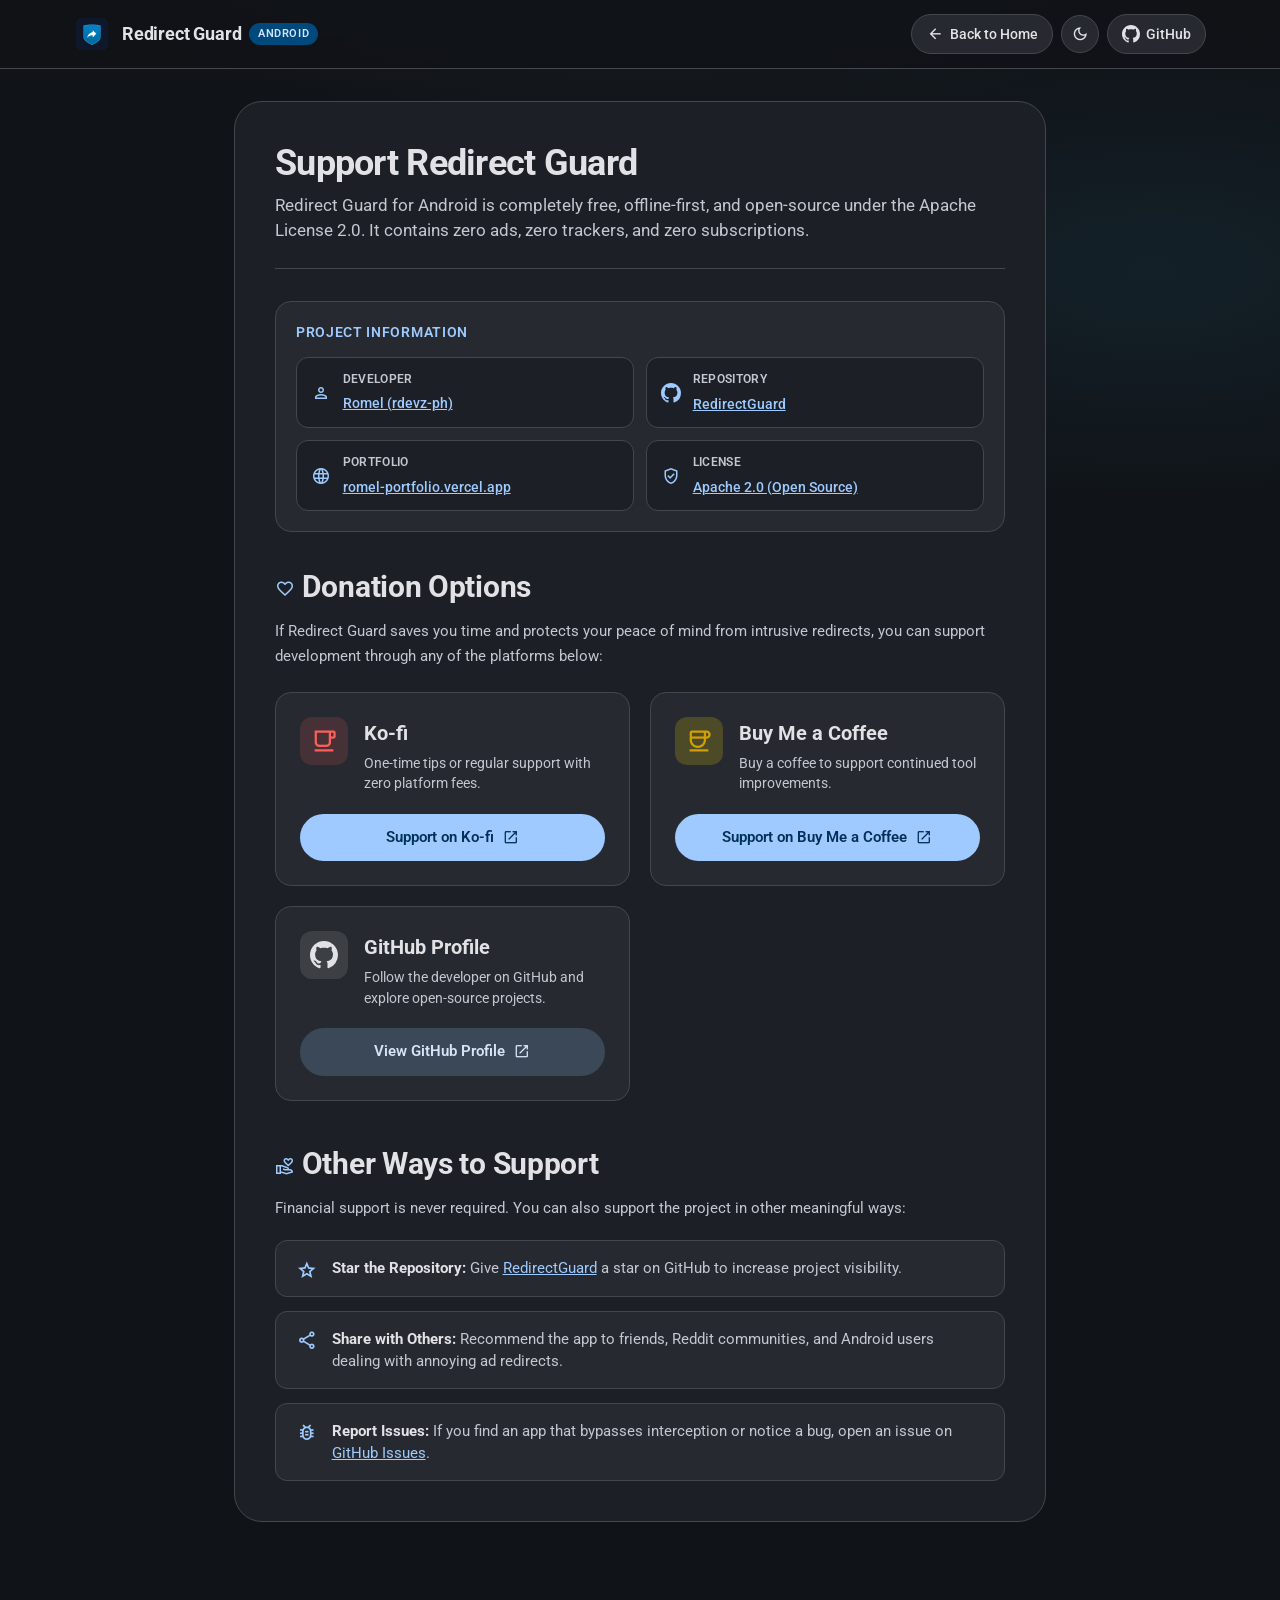
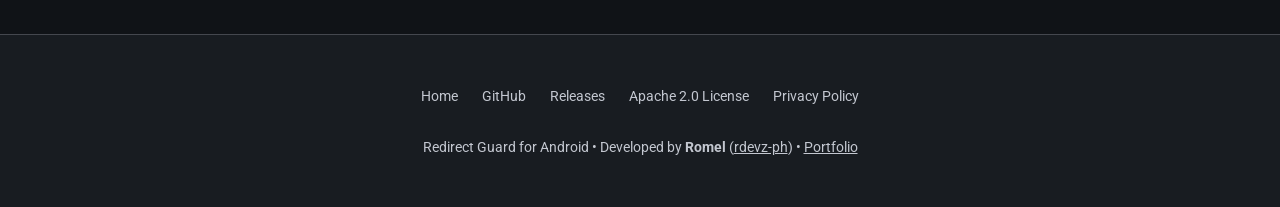
<file: docs/donate.html>
<!DOCTYPE html>
<html lang="en" data-theme="dark">

<head>
  <meta charset="UTF-8">
  <meta name="viewport" content="width=device-width, initial-scale=1.0">
  <title>Donate & Support - Redirect Guard for Android</title>

  <!-- SEO & Social Meta -->
  <meta name="description"
    content="Support Redirect Guard for Android. Help keep the application 100% free, offline, ad-free, and open-source.">
  <meta name="keywords"
    content="Redirect Guard, Android, Donate, Support, Open Source, Ko-fi, Buy Me a Coffee, GitHub">
  <meta name="author" content="Romel (rdevz-ph)">

  <meta property="og:title" content="Donate & Support - Redirect Guard for Android">
  <meta property="og:description"
    content="Support Redirect Guard for Android. Help keep the application 100% free, offline, ad-free, and open-source.">
  <meta property="og:image" content="assets/icon.png">
  <meta property="og:type" content="website">

  <!-- Favicon -->
  <link rel="icon" type="image/png" href="assets/icon.png">
  <link rel="apple-touch-icon" href="assets/icon.png">

  <!-- Google Fonts: Roboto & JetBrains Mono -->
  <link rel="preconnect" href="https://fonts.googleapis.com">
  <link rel="preconnect" href="https://fonts.gstatic.com" crossorigin>
  <link
    href="https://fonts.googleapis.com/css2?family=Roboto:wght@400;500;700&family=JetBrains+Mono:wght@500;600&display=swap"
    rel="stylesheet">

  <!-- Material Symbols Outlined -->
  <link
    href="https://fonts.googleapis.com/css2?family=Material+Symbols+Outlined:opsz,wght,FILL,GRAD@20..48,100..700,0..1,-50..200"
    rel="stylesheet">

  <link rel="stylesheet" href="style.css">

  <style>
    *, *::before, *::after {
      box-sizing: border-box;
    }

    body {
      overflow-x: hidden;
      width: 100%;
    }

    .donate-container {
      max-width: 860px;
      margin: 0 auto;
      padding: 2rem 1.5rem 5rem;
      width: 100%;
    }

    .donate-card {
      background-color: var(--md-sys-color-surface-container);
      border: 1px solid var(--md-sys-color-outline-variant);
      border-radius: var(--md-sys-shape-corner-extra-large);
      padding: 2.5rem;
      margin-bottom: 2rem;
      width: 100%;
    }

    .donate-header {
      margin-bottom: 2rem;
      border-bottom: 1px solid var(--md-sys-color-outline-variant);
      padding-bottom: 1.5rem;
    }

    .donate-title {
      font-size: 2.25rem;
      font-weight: 700;
      color: var(--md-sys-color-on-surface);
      margin-bottom: 0.5rem;
      letter-spacing: -0.02em;
      line-height: 1.2;
    }

    .donate-subtitle {
      font-size: 1.05rem;
      color: var(--md-sys-color-on-surface-variant);
      line-height: 1.5;
    }

    .dev-box {
      background-color: var(--md-sys-color-surface-container-high);
      border: 1px solid var(--md-sys-color-outline-variant);
      border-radius: var(--md-sys-shape-corner-large);
      padding: 1.25rem;
      margin: 1.5rem 0 2rem;
    }

    .dev-box h3 {
      font-size: 0.85rem;
      font-weight: 600;
      color: var(--md-sys-color-primary);
      margin-bottom: 0.85rem;
      text-transform: uppercase;
      letter-spacing: 0.05em;
    }

    .dev-grid {
      display: grid;
      grid-template-columns: repeat(auto-fit, minmax(280px, 1fr));
      gap: 0.75rem;
    }

    .dev-item {
      display: flex;
      align-items: center;
      gap: 0.75rem;
      padding: 0.75rem 0.85rem;
      background-color: var(--md-sys-color-surface-container);
      border: 1px solid var(--md-sys-color-outline-variant);
      border-radius: var(--md-sys-shape-corner-medium);
      min-width: 0;
    }

    .dev-icon {
      color: var(--md-sys-color-primary);
      font-size: 1.25rem;
      width: 1.25rem;
      height: 1.25rem;
      display: inline-flex;
      align-items: center;
      justify-content: center;
      flex-shrink: 0;
    }

    .dev-info {
      display: flex;
      flex-direction: column;
      gap: 0.2rem;
      min-width: 0;
      flex: 1;
    }

    .dev-label {
      font-size: 0.75rem;
      font-weight: 600;
      color: var(--md-sys-color-on-surface-variant);
      text-transform: uppercase;
      letter-spacing: 0.03em;
    }

    .dev-value {
      font-size: 0.9rem;
      color: var(--md-sys-color-on-surface);
      overflow-wrap: anywhere;
      word-break: break-word;
    }

    .dev-link {
      font-size: 0.875rem;
      color: var(--md-sys-color-primary);
      text-decoration: underline;
      font-weight: 500;
      overflow-wrap: anywhere;
      word-break: break-all;
      transition: opacity 0.2s ease;
    }

    .dev-link:hover {
      opacity: 0.8;
    }

    /* Donation Channels Grid */
    .channels-grid {
      display: grid;
      grid-template-columns: repeat(auto-fit, minmax(320px, 1fr));
      gap: 1.25rem;
      margin: 1.5rem 0 2.5rem;
    }

    .channel-card {
      background-color: var(--md-sys-color-surface-container-high);
      border: 1px solid var(--md-sys-color-outline-variant);
      border-radius: var(--md-sys-shape-corner-large);
      padding: 1.5rem;
      display: flex;
      flex-direction: column;
      justify-content: space-between;
      gap: 1.25rem;
      transition: transform 0.2s ease, border-color 0.2s ease;
    }

    .channel-card:hover {
      transform: translateY(-2px);
      border-color: var(--md-sys-color-primary);
    }

    .channel-top {
      display: flex;
      align-items: flex-start;
      gap: 1rem;
    }

    .channel-icon-wrap {
      width: 48px;
      height: 48px;
      border-radius: var(--md-sys-shape-corner-medium);
      display: inline-flex;
      align-items: center;
      justify-content: center;
      flex-shrink: 0;
    }

    .channel-icon-kofi {
      background-color: rgba(255, 94, 91, 0.15);
      color: #FF5E5B;
    }

    .channel-icon-bmac {
      background-color: rgba(255, 221, 0, 0.18);
      color: #D4A000;
    }

    .channel-icon-github {
      background-color: rgba(255, 255, 255, 0.1);
      color: var(--md-sys-color-on-surface);
    }

    .channel-icon-github svg {
      width: 28px;
      height: 28px;
      fill: currentColor;
    }

    .channel-title {
      font-size: 1.25rem;
      font-weight: 700;
      color: var(--md-sys-color-on-surface);
      margin-bottom: 0.25rem;
    }

    .channel-desc {
      font-size: 0.875rem;
      color: var(--md-sys-color-on-surface-variant);
      line-height: 1.45;
    }

    .channel-btn {
      display: inline-flex;
      align-items: center;
      justify-content: center;
      gap: 0.5rem;
      padding: 0.75rem 1.25rem;
      border-radius: var(--md-sys-shape-corner-full);
      font-weight: 600;
      font-size: 0.925rem;
      text-decoration: none;
      transition: background-color 0.2s ease, opacity 0.2s ease;
    }

    .channel-btn-primary {
      background-color: var(--md-sys-color-primary);
      color: var(--md-sys-color-on-primary);
    }

    .channel-btn-primary:hover {
      opacity: 0.9;
    }

    .channel-btn-tonal {
      background-color: var(--md-sys-color-secondary-container);
      color: var(--md-sys-color-on-secondary-container);
    }

    .channel-btn-tonal:hover {
      opacity: 0.9;
    }

    .free-support-list {
      list-style: none;
      padding-left: 0;
      margin: 1.25rem 0 0;
      display: flex;
      flex-direction: column;
      gap: 0.85rem;
    }

    .free-support-item {
      display: flex;
      align-items: flex-start;
      gap: 0.85rem;
      padding: 1rem 1.25rem;
      background-color: var(--md-sys-color-surface-container-high);
      border: 1px solid var(--md-sys-color-outline-variant);
      border-radius: var(--md-sys-shape-corner-medium);
      font-size: 0.925rem;
      color: var(--md-sys-color-on-surface-variant);
      line-height: 1.5;
    }

    .free-support-item .material-symbols-outlined {
      color: var(--md-sys-color-primary);
      font-size: 1.35rem;
      flex-shrink: 0;
      margin-top: 0.1rem;
    }

    .free-support-item a {
      color: var(--md-sys-color-primary);
      text-decoration: underline;
    }

    .free-support-item strong {
      color: var(--md-sys-color-on-surface);
    }

    /* Navigation Action Buttons */
    .nav-actions {
      display: flex;
      align-items: center;
      gap: 0.5rem;
    }

    .nav-btn-link {
      display: inline-flex;
      align-items: center;
      gap: 0.4rem;
      color: var(--md-sys-color-on-surface);
      font-size: 0.875rem;
      font-weight: 500;
      text-decoration: none;
      padding: 0.5rem 0.85rem;
      border-radius: var(--md-sys-shape-corner-full);
      background-color: var(--md-sys-color-surface-container-high);
      border: 1px solid var(--md-sys-color-outline-variant);
      transition: background-color 0.2s ease, color 0.2s ease;
      white-space: nowrap;
    }

    .nav-btn-link:hover {
      background-color: var(--md-sys-color-surface-container-highest);
      color: var(--md-sys-color-primary);
    }

    .theme-btn-round {
      background: transparent;
      border: 1px solid var(--md-sys-color-outline-variant);
      cursor: pointer;
      color: var(--md-sys-color-on-surface);
      display: flex;
      align-items: center;
      justify-content: center;
      width: 2.4rem;
      height: 2.4rem;
      border-radius: 50%;
      background-color: var(--md-sys-color-surface-container-high);
      transition: background-color 0.2s ease, color 0.2s ease;
    }

    .theme-btn-round:hover {
      background-color: var(--md-sys-color-surface-container-highest);
      color: var(--md-sys-color-primary);
    }

    @media (max-width: 768px) {
      .donate-container {
        padding: 1.25rem 1rem 3.5rem;
      }

      .donate-card {
        padding: 1.75rem 1.25rem;
        border-radius: var(--md-sys-shape-corner-large);
      }

      .donate-title {
        font-size: 1.85rem;
      }

      .dev-grid {
        grid-template-columns: 1fr;
      }
    }

    @media (max-width: 640px) {
      .nav-btn-text {
        display: none;
      }

      .nav-btn-link {
        padding: 0;
        width: 2.4rem;
        height: 2.4rem;
        border-radius: 50%;
        justify-content: center;
      }

      .header-content {
        padding: 0 0.75rem;
      }

      .brand-title {
        font-size: 0.95rem;
      }
    }
  </style>
</head>

<body>

  <!-- Top App Bar -->
  <header class="m3-top-app-bar">
    <div class="container header-content">
      <a href="index.html" class="brand-link">
        <img src="assets/icon.png" alt="Redirect Guard Icon" class="brand-icon">
        <div class="brand-title">
          Redirect Guard
          <span class="brand-badge">Android</span>
        </div>
      </a>

      <!-- Quick Action Buttons -->
      <div class="nav-actions">
        <a href="index.html" class="nav-btn-link" title="Back to Home">
          <span class="material-symbols-outlined" style="font-size: 1.15rem;">arrow_back</span>
          <span class="nav-btn-text">Back to Home</span>
        </a>

        <!-- Theme Switcher -->
        <button id="theme-toggle-btn" class="theme-btn-round" aria-label="Toggle Theme" title="Theme (Dark / AMOLED / Light)">
          <span class="material-symbols-outlined" id="theme-icon" style="font-size: 1.15rem;">dark_mode</span>
        </button>

        <a href="https://github.com/rdevz-ph/RedirectGuard" target="_blank" rel="noopener noreferrer" class="nav-btn-link" title="GitHub Repository">
          <svg viewBox="0 0 24 24" width="18" height="18" fill="currentColor" aria-hidden="true">
            <path d="M12 0C5.37 0 0 5.37 0 12c0 5.31 3.435 9.795 8.205 11.385.6.105.825-.255.825-.57 0-.285-.015-1.23-.015-2.235-3.015.555-3.795-.735-4.035-1.41-.135-.345-.72-1.41-1.23-1.695-.42-.225-1.02-.78-.015-.795.945-.015 1.62.87 1.845 1.23 1.08 1.815 2.805 1.305 3.495.99.105-.78.42-1.305.765-1.605-2.67-.3-5.46-1.335-5.46-5.925 0-1.305.465-2.385 1.23-3.225-.12-.3-.54-1.53.12-3.18 0 0 1.005-.315 3.3 1.23.96-.27 1.98-.405 3-.405s2.04.135 3 .405c2.295-1.56 3.3-1.23 3.3-1.23.66 1.65.24 2.88.12 3.18.765.84 1.23 1.905 1.23 3.225 0 4.605-2.805 5.625-5.475 5.925.435.375.81 1.095.81 2.22 0 1.605-.015 2.895-.015 3.3 0 .315.225.69.825.57A12.02 12.02 0 0 0 24 12c0-6.63-5.37-12-12-12z"/>
          </svg>
          <span class="nav-btn-text">GitHub</span>
        </a>
      </div>
    </div>
  </header>

  <!-- Main Content -->
  <main class="donate-container">
    <article class="donate-card">
      <header class="donate-header">
        <h1 class="donate-title">Support Redirect Guard</h1>
        <p class="donate-subtitle">
          Redirect Guard for Android is completely free, offline-first, and open-source under the Apache License 2.0. It contains zero ads, zero trackers, and zero subscriptions.
        </p>
      </header>

      <!-- Developer Info Box -->
      <div class="dev-box">
        <h3>Project Information</h3>
        <div class="dev-grid">
          <div class="dev-item">
            <span class="material-symbols-outlined dev-icon">person</span>
            <div class="dev-info">
              <span class="dev-label">Developer</span>
              <span class="dev-value"><a href="https://github.com/rdevz-ph" target="_blank" rel="noopener noreferrer" class="dev-link">Romel (rdevz-ph)</a></span>
            </div>
          </div>

          <div class="dev-item">
            <span class="dev-icon" aria-hidden="true">
              <svg viewBox="0 0 24 24" width="20" height="20" fill="currentColor">
                <path d="M12 0C5.37 0 0 5.37 0 12c0 5.31 3.435 9.795 8.205 11.385.6.105.825-.255.825-.57 0-.285-.015-1.23-.015-2.235-3.015.555-3.795-.735-4.035-1.41-.135-.345-.72-1.41-1.23-1.695-.42-.225-1.02-.78-.015-.795.945-.015 1.62.87 1.845 1.23 1.08 1.815 2.805 1.305 3.495.99.105-.78.42-1.305.765-1.605-2.67-.3-5.46-1.335-5.46-5.925 0-1.305.465-2.385 1.23-3.225-.12-.3-.54-1.53.12-3.18 0 0 1.005-.315 3.3 1.23.96-.27 1.98-.405 3-.405s2.04.135 3 .405c2.295-1.56 3.3-1.23 3.3-1.23.66 1.65.24 2.88.12 3.18.765.84 1.23 1.905 1.23 3.225 0 4.605-2.805 5.625-5.475 5.925.435.375.81 1.095.81 2.22 0 1.605-.015 2.895-.015 3.3 0 .315.225.69.825.57A12.02 12.02 0 0 0 24 12c0-6.63-5.37-12-12-12z"/>
              </svg>
            </span>
            <div class="dev-info">
              <span class="dev-label">Repository</span>
              <a href="https://github.com/rdevz-ph/RedirectGuard" target="_blank" rel="noopener noreferrer" class="dev-link">
                RedirectGuard
              </a>
            </div>
          </div>

          <div class="dev-item">
            <span class="material-symbols-outlined dev-icon">language</span>
            <div class="dev-info">
              <span class="dev-label">Portfolio</span>
              <a href="https://romel-portfolio.vercel.app/" target="_blank" rel="noopener noreferrer" class="dev-link">
                romel-portfolio.vercel.app
              </a>
            </div>
          </div>

          <div class="dev-item">
            <span class="material-symbols-outlined dev-icon">verified_user</span>
            <div class="dev-info">
              <span class="dev-label">License</span>
              <a href="https://github.com/rdevz-ph/RedirectGuard/blob/main/LICENSE" target="_blank" rel="noopener noreferrer" class="dev-link">
                Apache 2.0 (Open Source)
              </a>
            </div>
          </div>
        </div>
      </div>

      <!-- Donation Channels -->
      <h2 class="section-title">
        <span class="material-symbols-outlined" style="color: var(--md-sys-color-primary); vertical-align: middle;">favorite</span>
        Donation Options
      </h2>
      <p style="font-size: 0.95rem; color: var(--md-sys-color-on-surface-variant); margin: 0.5rem 0 1.25rem;">
        If Redirect Guard saves you time and protects your peace of mind from intrusive redirects, you can support development through any of the platforms below:
      </p>

      <div class="channels-grid">
        <!-- Ko-fi -->
        <div class="channel-card">
          <div>
            <div class="channel-top">
              <div class="channel-icon-wrap channel-icon-kofi">
                <span class="material-symbols-outlined" style="font-size: 1.75rem;">local_cafe</span>
              </div>
              <div>
                <h3 class="channel-title">Ko-fi</h3>
                <p class="channel-desc">One-time tips or regular support with zero platform fees.</p>
              </div>
            </div>
          </div>
          <a href="https://ko-fi.com/romelbrosas" target="_blank" rel="noopener noreferrer" class="channel-btn channel-btn-primary">
            <span>Support on Ko-fi</span>
            <span class="material-symbols-outlined" style="font-size: 1.1rem;">open_in_new</span>
          </a>
        </div>

        <!-- Buy Me a Coffee -->
        <div class="channel-card">
          <div>
            <div class="channel-top">
              <div class="channel-icon-wrap channel-icon-bmac">
                <span class="material-symbols-outlined" style="font-size: 1.75rem;">coffee</span>
              </div>
              <div>
                <h3 class="channel-title">Buy Me a Coffee</h3>
                <p class="channel-desc">Buy a coffee to support continued tool improvements.</p>
              </div>
            </div>
          </div>
          <a href="https://buymeacoffee.com/rdevzph" target="_blank" rel="noopener noreferrer" class="channel-btn channel-btn-primary">
            <span>Support on Buy Me a Coffee</span>
            <span class="material-symbols-outlined" style="font-size: 1.1rem;">open_in_new</span>
          </a>
        </div>

        <!-- GitHub -->
        <div class="channel-card">
          <div>
            <div class="channel-top">
              <div class="channel-icon-wrap channel-icon-github">
                <svg viewBox="0 0 24 24" width="28" height="28" fill="currentColor" aria-hidden="true">
                  <path d="M12 0C5.37 0 0 5.37 0 12c0 5.31 3.435 9.795 8.205 11.385.6.105.825-.255.825-.57 0-.285-.015-1.23-.015-2.235-3.015.555-3.795-.735-4.035-1.41-.135-.345-.72-1.41-1.23-1.695-.42-.225-1.02-.78-.015-.795.945-.015 1.62.87 1.845 1.23 1.08 1.815 2.805 1.305 3.495.99.105-.78.42-1.305.765-1.605-2.67-.3-5.46-1.335-5.46-5.925 0-1.305.465-2.385 1.23-3.225-.12-.3-.54-1.53.12-3.18 0 0 1.005-.315 3.3 1.23.96-.27 1.98-.405 3-.405s2.04.135 3 .405c2.295-1.56 3.3-1.23 3.3-1.23.66 1.65.24 2.88.12 3.18.765.84 1.23 1.905 1.23 3.225 0 4.605-2.805 5.625-5.475 5.925.435.375.81 1.095.81 2.22 0 1.605-.015 2.895-.015 3.3 0 .315.225.69.825.57A12.02 12.02 0 0 0 24 12c0-6.63-5.37-12-12-12z"/>
                </svg>
              </div>
              <div>
                <h3 class="channel-title">GitHub Profile</h3>
                <p class="channel-desc">Follow the developer on GitHub and explore open-source projects.</p>
              </div>
            </div>
          </div>
          <a href="https://github.com/rdevz-ph" target="_blank" rel="noopener noreferrer" class="channel-btn channel-btn-tonal">
            <span>View GitHub Profile</span>
            <span class="material-symbols-outlined" style="font-size: 1.1rem;">open_in_new</span>
          </a>
        </div>
      </div>

      <!-- Free Ways to Support -->
      <h2 class="section-title">
        <span class="material-symbols-outlined" style="color: var(--md-sys-color-primary); vertical-align: middle;">volunteer_activism</span>
        Other Ways to Support
      </h2>
      <p style="font-size: 0.95rem; color: var(--md-sys-color-on-surface-variant); margin: 0.5rem 0 1.25rem;">
        Financial support is never required. You can also support the project in other meaningful ways:
      </p>

      <ul class="free-support-list">
        <li class="free-support-item">
          <span class="material-symbols-outlined">star</span>
          <div>
            <strong>Star the Repository:</strong> Give <a href="https://github.com/rdevz-ph/RedirectGuard" target="_blank" rel="noopener noreferrer">RedirectGuard</a> a star on GitHub to increase project visibility.
          </div>
        </li>
        <li class="free-support-item">
          <span class="material-symbols-outlined">share</span>
          <div>
            <strong>Share with Others:</strong> Recommend the app to friends, Reddit communities, and Android users dealing with annoying ad redirects.
          </div>
        </li>
        <li class="free-support-item">
          <span class="material-symbols-outlined">bug_report</span>
          <div>
            <strong>Report Issues:</strong> If you find an app that bypasses interception or notice a bug, open an issue on <a href="https://github.com/rdevz-ph/RedirectGuard/issues" target="_blank" rel="noopener noreferrer">GitHub Issues</a>.
          </div>
        </li>
      </ul>
    </article>
  </main>

  <!-- Footer -->
  <footer class="footer">
    <div class="container footer-content">
      <ul class="footer-links">
        <li><a href="index.html" class="footer-link">Home</a></li>
        <li><a href="https://github.com/rdevz-ph/RedirectGuard" target="_blank" rel="noopener noreferrer" class="footer-link">GitHub</a></li>
        <li><a href="https://github.com/rdevz-ph/RedirectGuard/releases" target="_blank" rel="noopener noreferrer" class="footer-link">Releases</a></li>
        <li><a href="https://github.com/rdevz-ph/RedirectGuard/blob/main/LICENSE" target="_blank" rel="noopener noreferrer" class="footer-link">Apache 2.0 License</a></li>
        <li><a href="privacy.html" class="footer-link">Privacy Policy</a></li>
      </ul>
      <p class="footer-meta">
        Redirect Guard for Android • Developed by <strong>Romel</strong> (<a href="https://github.com/rdevz-ph" target="_blank" rel="noopener noreferrer" style="color: inherit; text-decoration: underline;">rdevz-ph</a>) • <a href="https://romel-portfolio.vercel.app/" target="_blank" rel="noopener noreferrer" style="color: inherit; text-decoration: underline;">Portfolio</a>
      </p>
    </div>
  </footer>

  <script>
    const THEMES = ['dark', 'amoled', 'light'];
    const THEME_ICONS = { 'dark': 'dark_mode', 'amoled': 'contrast', 'light': 'light_mode' };
    const themeToggleBtn = document.getElementById('theme-toggle-btn');
    const themeIcon = document.getElementById('theme-icon');

    function applyTheme(themeName) {
      if (!THEMES.includes(themeName)) themeName = 'dark';
      document.documentElement.setAttribute('data-theme', themeName);
      if (themeIcon) themeIcon.textContent = THEME_ICONS[themeName] || 'dark_mode';
      try {
        localStorage.setItem('redirectguard_theme', themeName);
      } catch (_) {}
    }

    const savedTheme = (() => {
      try {
        return localStorage.getItem('redirectguard_theme');
      } catch (_) {
        return null;
      }
    })();

    applyTheme(savedTheme || 'dark');

    if (themeToggleBtn) {
      themeToggleBtn.addEventListener('click', () => {
        const current = document.documentElement.getAttribute('data-theme') || 'dark';
        const nextIdx = (THEMES.indexOf(current) + 1) % THEMES.length;
        applyTheme(THEMES[nextIdx]);
      });
    }
  </script>
</body>

</html>
</file>
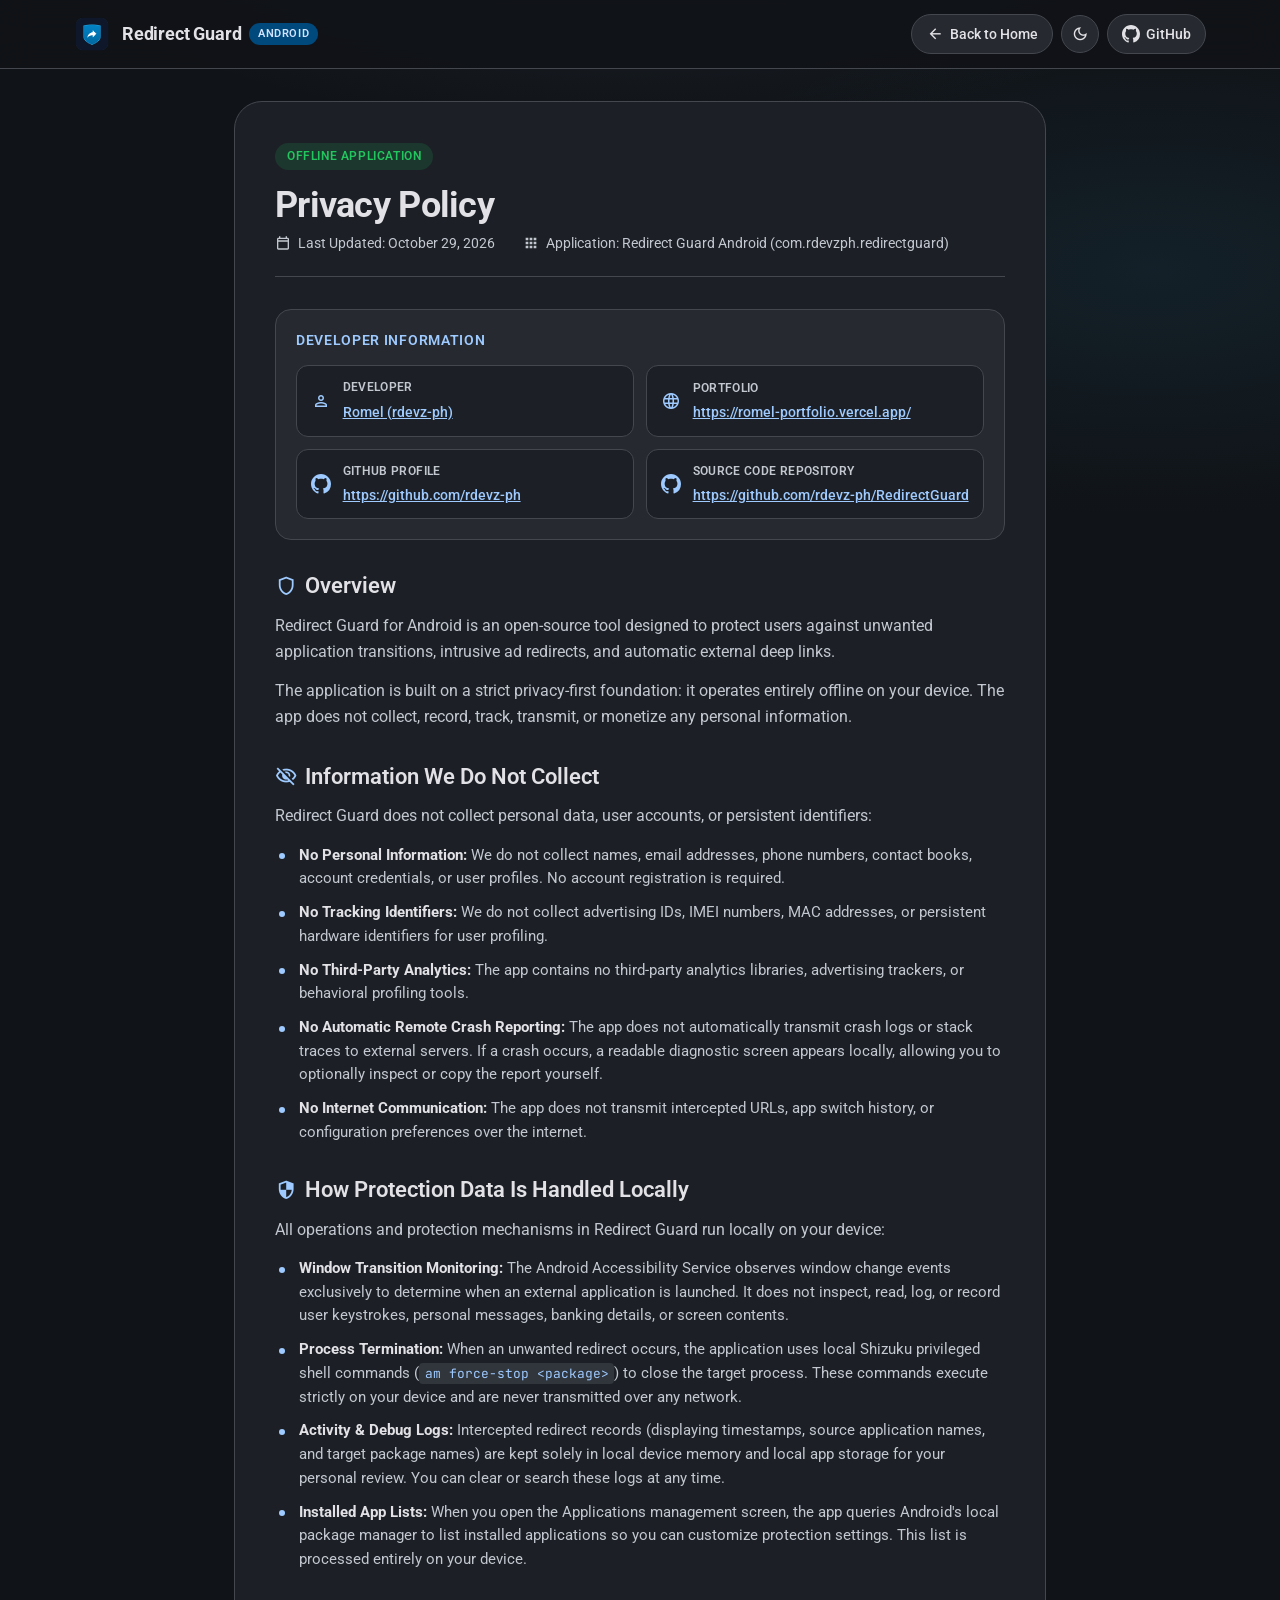
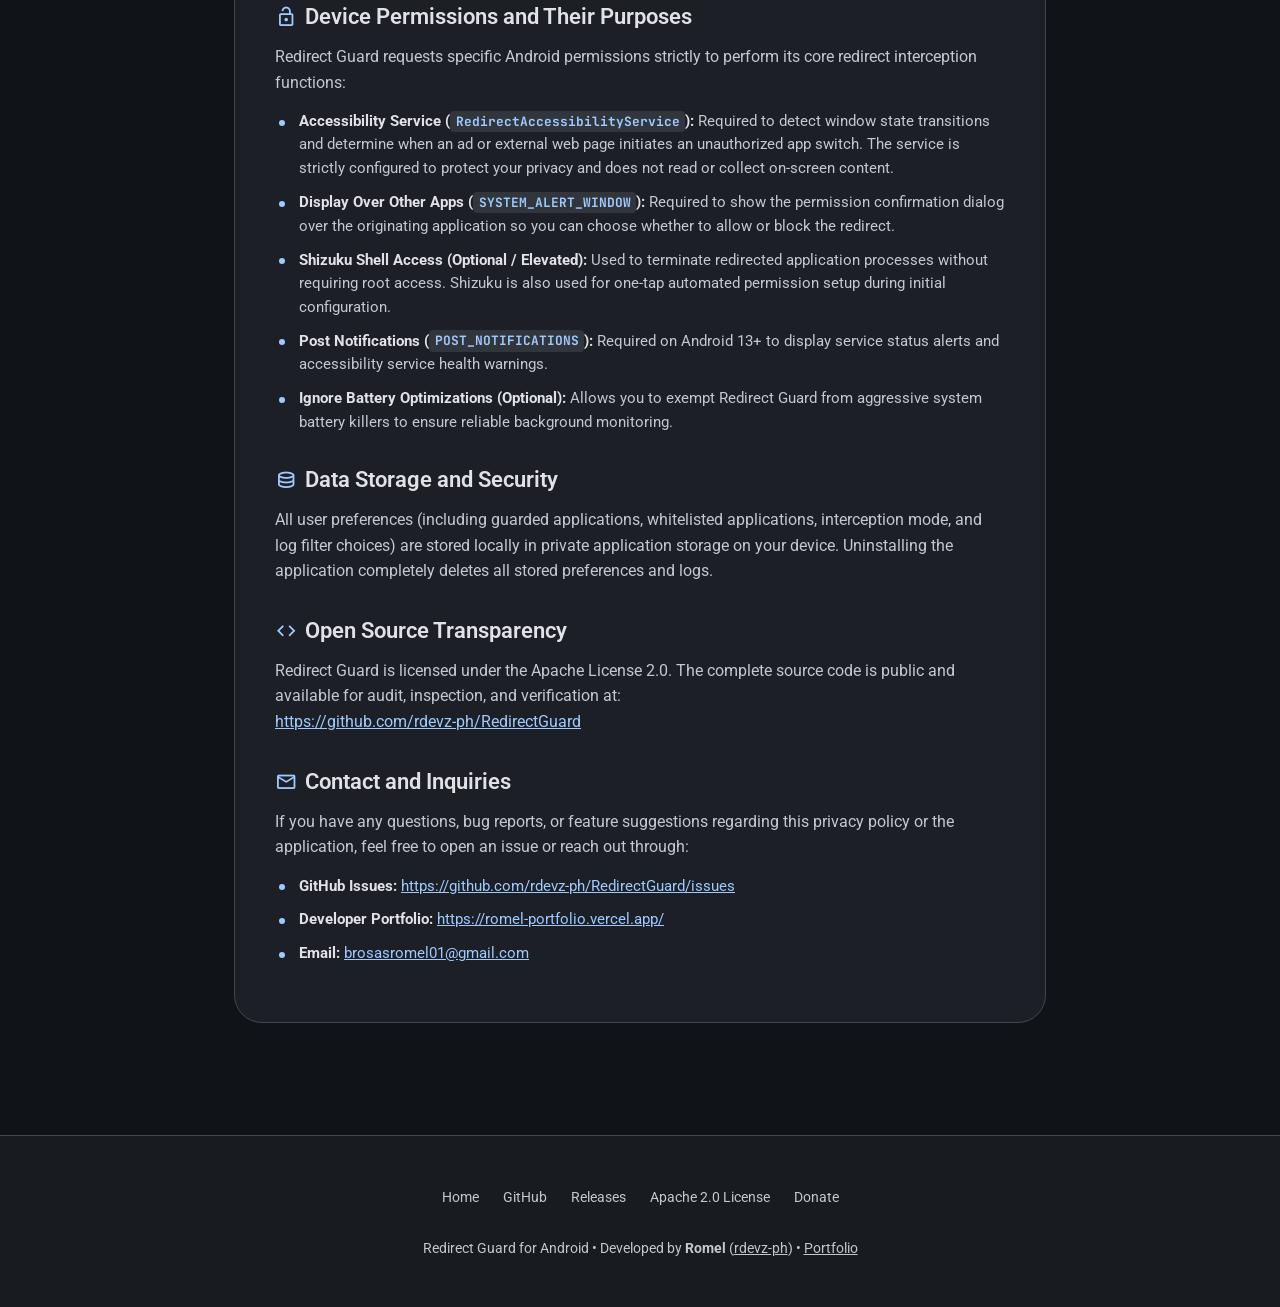
<file: docs/privacy.html>
<!DOCTYPE html>
<html lang="en" data-theme="dark">

<head>
  <meta charset="UTF-8">
  <meta name="viewport" content="width=device-width, initial-scale=1.0">
  <title>Privacy Policy - Redirect Guard for Android</title>

  <!-- SEO & Social Meta -->
  <meta name="description"
    content="Privacy Policy for Redirect Guard for Android. 100% offline, zero personal data collection, zero analytics, and zero tracking.">
  <meta name="keywords"
    content="Redirect Guard, Android, Privacy Policy, Offline, Open Source, Shizuku, Accessibility Service">
  <meta name="author" content="Romel (rdevz-ph)">

  <meta property="og:title" content="Privacy Policy - Redirect Guard for Android">
  <meta property="og:description"
    content="Privacy Policy for Redirect Guard for Android. 100% offline, zero personal data collection, zero analytics, and zero tracking.">
  <meta property="og:image" content="assets/icon.png">
  <meta property="og:type" content="website">

  <!-- Favicon -->
  <link rel="icon" type="image/png" href="assets/icon.png">
  <link rel="apple-touch-icon" href="assets/icon.png">

  <!-- Google Fonts: Roboto & JetBrains Mono -->
  <link rel="preconnect" href="https://fonts.googleapis.com">
  <link rel="preconnect" href="https://fonts.gstatic.com" crossorigin>
  <link
    href="https://fonts.googleapis.com/css2?family=Roboto:wght@400;500;700&family=JetBrains+Mono:wght@500;600&display=swap"
    rel="stylesheet">

  <!-- Material Symbols Outlined -->
  <link
    href="https://fonts.googleapis.com/css2?family=Material+Symbols+Outlined:opsz,wght,FILL,GRAD@20..48,100..700,0..1,-50..200"
    rel="stylesheet">

  <link rel="stylesheet" href="style.css">

  <style>
    *, *::before, *::after {
      box-sizing: border-box;
    }

    body {
      overflow-x: hidden;
      width: 100%;
    }

    .policy-container {
      max-width: 860px;
      margin: 0 auto;
      padding: 2rem 1.5rem 5rem;
      width: 100%;
    }

    .policy-card {
      background-color: var(--md-sys-color-surface-container);
      border: 1px solid var(--md-sys-color-outline-variant);
      border-radius: var(--md-sys-shape-corner-extra-large);
      padding: 2.5rem;
      margin-bottom: 2rem;
      width: 100%;
    }

    .policy-header {
      margin-bottom: 2rem;
      border-bottom: 1px solid var(--md-sys-color-outline-variant);
      padding-bottom: 1.5rem;
    }

    .policy-badge {
      display: inline-block;
      font-size: 0.75rem;
      font-weight: 600;
      text-transform: uppercase;
      letter-spacing: 0.05em;
      padding: 0.25rem 0.75rem;
      border-radius: var(--md-sys-shape-corner-full);
      background-color: var(--shield-green-container);
      color: var(--shield-green);
      margin-bottom: 0.85rem;
    }

    .policy-title {
      font-size: 2.25rem;
      font-weight: 700;
      color: var(--md-sys-color-on-surface);
      margin-bottom: 0.5rem;
      letter-spacing: -0.02em;
      line-height: 1.2;
    }

    .policy-meta {
      display: flex;
      flex-wrap: wrap;
      align-items: center;
      gap: 0.75rem 1.75rem;
      font-size: 0.85rem;
      color: var(--md-sys-color-on-surface-variant);
    }

    .policy-meta-item {
      display: inline-flex;
      align-items: center;
      gap: 0.45rem;
      min-width: 0;
    }

    .policy-meta-icon {
      width: 16px;
      height: 16px;
      flex-shrink: 0;
      color: var(--md-sys-color-on-surface-variant);
      display: inline-block;
    }

    .policy-meta-text {
      line-height: 1.25;
      font-size: 0.85rem;
      overflow-wrap: anywhere;
    }

    /* Developer Information Box */
    .dev-box {
      background-color: var(--md-sys-color-surface-container-high);
      border: 1px solid var(--md-sys-color-outline-variant);
      border-radius: var(--md-sys-shape-corner-large);
      padding: 1.25rem;
      margin: 1.5rem 0 2rem;
    }

    .dev-box h3 {
      font-size: 0.85rem;
      font-weight: 600;
      color: var(--md-sys-color-primary);
      margin-bottom: 0.85rem;
      text-transform: uppercase;
      letter-spacing: 0.05em;
    }

    .dev-grid {
      display: grid;
      grid-template-columns: repeat(auto-fit, minmax(280px, 1fr));
      gap: 0.75rem;
    }

    .dev-item {
      display: flex;
      align-items: center;
      gap: 0.75rem;
      padding: 0.75rem 0.85rem;
      background-color: var(--md-sys-color-surface-container);
      border: 1px solid var(--md-sys-color-outline-variant);
      border-radius: var(--md-sys-shape-corner-medium);
      min-width: 0;
    }

    .dev-icon {
      color: var(--md-sys-color-primary);
      font-size: 1.25rem;
      width: 1.25rem;
      height: 1.25rem;
      display: inline-flex;
      align-items: center;
      justify-content: center;
      flex-shrink: 0;
    }

    .dev-info {
      display: flex;
      flex-direction: column;
      gap: 0.2rem;
      min-width: 0;
      flex: 1;
    }

    .dev-label {
      font-size: 0.75rem;
      font-weight: 600;
      color: var(--md-sys-color-on-surface-variant);
      text-transform: uppercase;
      letter-spacing: 0.03em;
    }

    .dev-value {
      font-size: 0.9rem;
      color: var(--md-sys-color-on-surface);
      overflow-wrap: anywhere;
      word-break: break-word;
    }

    .dev-link {
      font-size: 0.875rem;
      color: var(--md-sys-color-primary);
      text-decoration: underline;
      font-weight: 500;
      overflow-wrap: anywhere;
      word-break: break-all;
      transition: opacity 0.2s ease;
    }

    .dev-link:hover {
      opacity: 0.8;
    }

    .policy-section {
      margin-bottom: 2rem;
    }

    .policy-section:last-child {
      margin-bottom: 0;
    }

    .policy-section h2 {
      font-size: 1.35rem;
      font-weight: 600;
      color: var(--md-sys-color-on-surface);
      margin-bottom: 0.85rem;
      display: flex;
      align-items: center;
      gap: 0.5rem;
      line-height: 1.3;
    }

    .policy-section h2 .material-symbols-outlined {
      color: var(--md-sys-color-primary);
      font-size: 1.4rem;
      flex-shrink: 0;
    }

    .policy-section p {
      font-size: 0.975rem;
      color: var(--md-sys-color-on-surface-variant);
      line-height: 1.65;
      margin-bottom: 0.85rem;
      overflow-wrap: anywhere;
    }

    .policy-section a {
      color: var(--md-sys-color-primary);
      text-decoration: underline;
      overflow-wrap: anywhere;
      word-break: break-all;
    }

    .policy-section ul {
      list-style: none;
      padding-left: 0;
      margin: 0.75rem 0 1rem;
      display: flex;
      flex-direction: column;
      gap: 0.65rem;
    }

    .policy-section ul li {
      position: relative;
      padding-left: 1.5rem;
      font-size: 0.95rem;
      color: var(--md-sys-color-on-surface-variant);
      line-height: 1.55;
    }

    .policy-section ul li::before {
      content: "";
      position: absolute;
      left: 0.25rem;
      top: 0.6rem;
      width: 6px;
      height: 6px;
      border-radius: 50%;
      background-color: var(--md-sys-color-primary);
    }

    .policy-section ul li strong {
      color: var(--md-sys-color-on-surface);
    }

    .policy-section code {
      font-family: var(--font-mono);
      font-size: 0.85em;
      background-color: var(--md-sys-color-surface-container-highest);
      padding: 0.15rem 0.35rem;
      border-radius: var(--md-sys-shape-corner-extra-small);
      color: var(--md-sys-color-primary);
    }

    /* Navigation Action Buttons */
    .nav-actions {
      display: flex;
      align-items: center;
      gap: 0.5rem;
    }

    .nav-btn-link {
      display: inline-flex;
      align-items: center;
      gap: 0.4rem;
      color: var(--md-sys-color-on-surface);
      font-size: 0.875rem;
      font-weight: 500;
      text-decoration: none;
      padding: 0.5rem 0.85rem;
      border-radius: var(--md-sys-shape-corner-full);
      background-color: var(--md-sys-color-surface-container-high);
      border: 1px solid var(--md-sys-color-outline-variant);
      transition: background-color 0.2s ease, color 0.2s ease;
      white-space: nowrap;
    }

    .nav-btn-link:hover {
      background-color: var(--md-sys-color-surface-container-highest);
      color: var(--md-sys-color-primary);
    }

    .theme-btn-round {
      background: transparent;
      border: 1px solid var(--md-sys-color-outline-variant);
      cursor: pointer;
      color: var(--md-sys-color-on-surface);
      display: flex;
      align-items: center;
      justify-content: center;
      width: 2.4rem;
      height: 2.4rem;
      border-radius: 50%;
      background-color: var(--md-sys-color-surface-container-high);
      transition: background-color 0.2s ease, color 0.2s ease;
    }

    .theme-btn-round:hover {
      background-color: var(--md-sys-color-surface-container-highest);
      color: var(--md-sys-color-primary);
    }

    @media (max-width: 768px) {
      .policy-container {
        padding: 1.25rem 1rem 3.5rem;
      }

      .policy-card {
        padding: 1.75rem 1.25rem;
        border-radius: var(--md-sys-shape-corner-large);
      }

      .policy-title {
        font-size: 1.85rem;
      }

      .dev-grid {
        grid-template-columns: 1fr;
      }
    }

    @media (max-width: 640px) {
      .nav-btn-text {
        display: none;
      }

      .nav-btn-link {
        padding: 0;
        width: 2.4rem;
        height: 2.4rem;
        border-radius: 50%;
        justify-content: center;
      }

      .header-content {
        padding: 0 0.75rem;
      }

      .brand-title {
        font-size: 0.95rem;
      }
    }
  </style>
</head>

<body>

  <!-- Top App Bar -->
  <header class="m3-top-app-bar">
    <div class="container header-content">
      <a href="index.html" class="brand-link">
        <img src="assets/icon.png" alt="Redirect Guard Icon" class="brand-icon">
        <div class="brand-title">
          Redirect Guard
          <span class="brand-badge">Android</span>
        </div>
      </a>

      <!-- Quick Action Buttons -->
      <div class="nav-actions">
        <a href="index.html" class="nav-btn-link" title="Back to Home">
          <span class="material-symbols-outlined" style="font-size: 1.15rem;">arrow_back</span>
          <span class="nav-btn-text">Back to Home</span>
        </a>

        <!-- Theme Switcher -->
        <button id="theme-toggle-btn" class="theme-btn-round" aria-label="Toggle Theme" title="Theme (Dark / AMOLED / Light)">
          <span class="material-symbols-outlined" id="theme-icon" style="font-size: 1.15rem;">dark_mode</span>
        </button>

        <a href="https://github.com/rdevz-ph/RedirectGuard" target="_blank" rel="noopener noreferrer" class="nav-btn-link" title="GitHub Repository">
          <svg viewBox="0 0 24 24" width="18" height="18" fill="currentColor" aria-hidden="true">
            <path d="M12 0C5.37 0 0 5.37 0 12c0 5.31 3.435 9.795 8.205 11.385.6.105.825-.255.825-.57 0-.285-.015-1.23-.015-2.235-3.015.555-3.795-.735-4.035-1.41-.135-.345-.72-1.41-1.23-1.695-.42-.225-1.02-.78-.015-.795.945-.015 1.62.87 1.845 1.23 1.08 1.815 2.805 1.305 3.495.99.105-.78.42-1.305.765-1.605-2.67-.3-5.46-1.335-5.46-5.925 0-1.305.465-2.385 1.23-3.225-.12-.3-.54-1.53.12-3.18 0 0 1.005-.315 3.3 1.23.96-.27 1.98-.405 3-.405s2.04.135 3 .405c2.295-1.56 3.3-1.23 3.3-1.23.66 1.65.24 2.88.12 3.18.765.84 1.23 1.905 1.23 3.225 0 4.605-2.805 5.625-5.475 5.925.435.375.81 1.095.81 2.22 0 1.605-.015 2.895-.015 3.3 0 .315.225.69.825.57A12.02 12.02 0 0 0 24 12c0-6.63-5.37-12-12-12z"/>
          </svg>
          <span class="nav-btn-text">GitHub</span>
        </a>
      </div>
    </div>
  </header>

  <!-- Main Content -->
  <main class="policy-container">
    <article class="policy-card">
      <div class="policy-header">
        <span class="policy-badge">Offline Application</span>
        <h1 class="policy-title">Privacy Policy</h1>
        <div class="policy-meta">
          <div class="policy-meta-item">
            <svg class="policy-meta-icon" viewBox="0 0 24 24" width="16" height="16" fill="currentColor" aria-hidden="true">
              <path d="M19 4h-1V2h-2v2H8V2H6v2H5c-1.11 0-1.99.9-1.99 2L3 20c0 1.1.89 2 2 2h14c1.1 0 2-.9 2-2V6c0-1.1-.9-2-2-2zm0 16H5V10h14v10zm0-12H5V6h14v2z"/>
            </svg>
            <span class="policy-meta-text">Last Updated: October 29, 2026</span>
          </div>
          <div class="policy-meta-item">
            <svg class="policy-meta-icon" viewBox="0 0 24 24" width="16" height="16" fill="currentColor" aria-hidden="true">
              <path d="M4 8h4V4H4v4zm6 12h4v-4h-4v4zm-6 0h4v-4H4v4zm0-6h4v-4H4v4zm6 0h4v-4h-4v4zm6-10v4h4V4h-4zm-6 4h4V4h-4v4zm6 6h4v-4h-4v4zm0 6h4v-4h-4v4z"/>
            </svg>
            <span class="policy-meta-text">Application: Redirect Guard Android (com.rdevzph.redirectguard)</span>
          </div>
        </div>
      </div>

      <!-- Developer Information Box -->
      <div class="dev-box">
        <h3>Developer Information</h3>
        <div class="dev-grid">
          <div class="dev-item">
            <span class="material-symbols-outlined dev-icon">person</span>
            <div class="dev-info">
              <span class="dev-label">Developer</span>
              <span class="dev-value"><a href="https://github.com/rdevz-ph" target="_blank" rel="noopener noreferrer" class="dev-link">Romel (rdevz-ph)</a></span>
            </div>
          </div>
          <div class="dev-item">
            <span class="material-symbols-outlined dev-icon">language</span>
            <div class="dev-info">
              <span class="dev-label">Portfolio</span>
              <a href="https://romel-portfolio.vercel.app/" target="_blank" rel="noopener noreferrer" class="dev-link">https://romel-portfolio.vercel.app/</a>
            </div>
          </div>
          <div class="dev-item">
            <svg class="dev-icon" viewBox="0 0 24 24" width="18" height="18" fill="currentColor" aria-hidden="true">
              <path d="M12 0C5.37 0 0 5.37 0 12c0 5.31 3.435 9.795 8.205 11.385.6.105.825-.255.825-.57 0-.285-.015-1.23-.015-2.235-3.015.555-3.795-.735-4.035-1.41-.135-.345-.72-1.41-1.23-1.695-.42-.225-1.02-.78-.015-.795.945-.015 1.62.87 1.845 1.23 1.08 1.815 2.805 1.305 3.495.99.105-.78.42-1.305.765-1.605-2.67-.3-5.46-1.335-5.46-5.925 0-1.305.465-2.385 1.23-3.225-.12-.3-.54-1.53.12-3.18 0 0 1.005-.315 3.3 1.23.96-.27 1.98-.405 3-.405s2.04.135 3 .405c2.295-1.56 3.3-1.23 3.3-1.23.66 1.65.24 2.88.12 3.18.765.84 1.23 1.905 1.23 3.225 0 4.605-2.805 5.625-5.475 5.925.435.375.81 1.095.81 2.22 0 1.605-.015 2.895-.015 3.3 0 .315.225.69.825.57A12.02 12.02 0 0 0 24 12c0-6.63-5.37-12-12-12z"/>
            </svg>
            <div class="dev-info">
              <span class="dev-label">GitHub Profile</span>
              <a href="https://github.com/rdevz-ph" target="_blank" rel="noopener noreferrer" class="dev-link">https://github.com/rdevz-ph</a>
            </div>
          </div>
          <div class="dev-item">
            <svg class="dev-icon" viewBox="0 0 24 24" width="18" height="18" fill="currentColor" aria-hidden="true">
              <path d="M12 0C5.37 0 0 5.37 0 12c0 5.31 3.435 9.795 8.205 11.385.6.105.825-.255.825-.57 0-.285-.015-1.23-.015-2.235-3.015.555-3.795-.735-4.035-1.41-.135-.345-.72-1.41-1.23-1.695-.42-.225-1.02-.78-.015-.795.945-.015 1.62.87 1.845 1.23 1.08 1.815 2.805 1.305 3.495.99.105-.78.42-1.305.765-1.605-2.67-.3-5.46-1.335-5.46-5.925 0-1.305.465-2.385 1.23-3.225-.12-.3-.54-1.53.12-3.18 0 0 1.005-.315 3.3 1.23.96-.27 1.98-.405 3-.405s2.04.135 3 .405c2.295-1.56 3.3-1.23 3.3-1.23.66 1.65.24 2.88.12 3.18.765.84 1.23 1.905 1.23 3.225 0 4.605-2.805 5.625-5.475 5.925.435.375.81 1.095.81 2.22 0 1.605-.015 2.895-.015 3.3 0 .315.225.69.825.57A12.02 12.02 0 0 0 24 12c0-6.63-5.37-12-12-12z"/>
            </svg>
            <div class="dev-info">
              <span class="dev-label">Source Code Repository</span>
              <a href="https://github.com/rdevz-ph/RedirectGuard" target="_blank" rel="noopener noreferrer" class="dev-link">https://github.com/rdevz-ph/RedirectGuard</a>
            </div>
          </div>
        </div>
      </div>

      <!-- Section 1: Overview -->
      <section class="policy-section">
        <h2>
          <span class="material-symbols-outlined">shield</span>
          Overview
        </h2>
        <p>
          Redirect Guard for Android is an open-source tool designed to protect users against unwanted application transitions, intrusive ad redirects, and automatic external deep links.
        </p>
        <p>
          The application is built on a strict privacy-first foundation: it operates entirely offline on your device. The app does not collect, record, track, transmit, or monetize any personal information.
        </p>
      </section>

      <!-- Section 2: Information We Do Not Collect -->
      <section class="policy-section">
        <h2>
          <span class="material-symbols-outlined">visibility_off</span>
          Information We Do Not Collect
        </h2>
        <p>
          Redirect Guard does not collect personal data, user accounts, or persistent identifiers:
        </p>
        <ul>
          <li><strong>No Personal Information:</strong> We do not collect names, email addresses, phone numbers, contact books, account credentials, or user profiles. No account registration is required.</li>
          <li><strong>No Tracking Identifiers:</strong> We do not collect advertising IDs, IMEI numbers, MAC addresses, or persistent hardware identifiers for user profiling.</li>
          <li><strong>No Third-Party Analytics:</strong> The app contains no third-party analytics libraries, advertising trackers, or behavioral profiling tools.</li>
          <li><strong>No Automatic Remote Crash Reporting:</strong> The app does not automatically transmit crash logs or stack traces to external servers. If a crash occurs, a readable diagnostic screen appears locally, allowing you to optionally inspect or copy the report yourself.</li>
          <li><strong>No Internet Communication:</strong> The app does not transmit intercepted URLs, app switch history, or configuration preferences over the internet.</li>
        </ul>
      </section>

      <!-- Section 3: How Protection Data Is Handled Locally -->
      <section class="policy-section">
        <h2>
          <span class="material-symbols-outlined">security</span>
          How Protection Data Is Handled Locally
        </h2>
        <p>
          All operations and protection mechanisms in Redirect Guard run locally on your device:
        </p>
        <ul>
          <li><strong>Window Transition Monitoring:</strong> The Android Accessibility Service observes window change events exclusively to determine when an external application is launched. It does not inspect, read, log, or record user keystrokes, personal messages, banking details, or screen contents.</li>
          <li><strong>Process Termination:</strong> When an unwanted redirect occurs, the application uses local Shizuku privileged shell commands (<code>am force-stop &lt;package&gt;</code>) to close the target process. These commands execute strictly on your device and are never transmitted over any network.</li>
          <li><strong>Activity & Debug Logs:</strong> Intercepted redirect records (displaying timestamps, source application names, and target package names) are kept solely in local device memory and local app storage for your personal review. You can clear or search these logs at any time.</li>
          <li><strong>Installed App Lists:</strong> When you open the Applications management screen, the app queries Android's local package manager to list installed applications so you can customize protection settings. This list is processed entirely on your device.</li>
        </ul>
      </section>

      <!-- Section 4: Device Permissions -->
      <section class="policy-section">
        <h2>
          <span class="material-symbols-outlined">lock_open</span>
          Device Permissions and Their Purposes
        </h2>
        <p>
          Redirect Guard requests specific Android permissions strictly to perform its core redirect interception functions:
        </p>
        <ul>
          <li>
            <strong>Accessibility Service (<code>RedirectAccessibilityService</code>):</strong>
            Required to detect window state transitions and determine when an ad or external web page initiates an unauthorized app switch. The service is strictly configured to protect your privacy and does not read or collect on-screen content.
          </li>
          <li>
            <strong>Display Over Other Apps (<code>SYSTEM_ALERT_WINDOW</code>):</strong>
            Required to show the permission confirmation dialog over the originating application so you can choose whether to allow or block the redirect.
          </li>
          <li>
            <strong>Shizuku Shell Access (Optional / Elevated):</strong>
            Used to terminate redirected application processes without requiring root access. Shizuku is also used for one-tap automated permission setup during initial configuration.
          </li>
          <li>
            <strong>Post Notifications (<code>POST_NOTIFICATIONS</code>):</strong>
            Required on Android 13+ to display service status alerts and accessibility service health warnings.
          </li>
          <li>
            <strong>Ignore Battery Optimizations (Optional):</strong>
            Allows you to exempt Redirect Guard from aggressive system battery killers to ensure reliable background monitoring.
          </li>
        </ul>
      </section>

      <!-- Section 5: Data Storage and Security -->
      <section class="policy-section">
        <h2>
          <span class="material-symbols-outlined">database</span>
          Data Storage and Security
        </h2>
        <p>
          All user preferences (including guarded applications, whitelisted applications, interception mode, and log filter choices) are stored locally in private application storage on your device. Uninstalling the application completely deletes all stored preferences and logs.
        </p>
      </section>

      <!-- Section 6: Open Source Transparency -->
      <section class="policy-section">
        <h2>
          <span class="material-symbols-outlined">code</span>
          Open Source Transparency
        </h2>
        <p>
          Redirect Guard is licensed under the Apache License 2.0. The complete source code is public and available for audit, inspection, and verification at:
          <br>
          <a href="https://github.com/rdevz-ph/RedirectGuard" target="_blank" rel="noopener noreferrer">https://github.com/rdevz-ph/RedirectGuard</a>
        </p>
      </section>

      <!-- Section 7: Contact -->
      <section class="policy-section">
        <h2>
          <span class="material-symbols-outlined">mail</span>
          Contact and Inquiries
        </h2>
        <p>
          If you have any questions, bug reports, or feature suggestions regarding this privacy policy or the application, feel free to open an issue or reach out through:
        </p>
        <ul>
          <li><strong>GitHub Issues:</strong> <a href="https://github.com/rdevz-ph/RedirectGuard/issues" target="_blank" rel="noopener noreferrer">https://github.com/rdevz-ph/RedirectGuard/issues</a></li>
          <li><strong>Developer Portfolio:</strong> <a href="https://romel-portfolio.vercel.app/" target="_blank" rel="noopener noreferrer">https://romel-portfolio.vercel.app/</a></li>
          <li><strong>Email:</strong> <a href="mailto:brosasromel01@gmail.com">brosasromel01@gmail.com</a></li>
        </ul>
      </section>
    </article>
  </main>

  <!-- Footer -->
  <footer class="footer">
    <div class="container footer-content">
      <ul class="footer-links">
        <li><a href="index.html" class="footer-link">Home</a></li>
        <li><a href="https://github.com/rdevz-ph/RedirectGuard" target="_blank" rel="noopener noreferrer" class="footer-link">GitHub</a></li>
        <li><a href="https://github.com/rdevz-ph/RedirectGuard/releases" target="_blank" rel="noopener noreferrer" class="footer-link">Releases</a></li>
        <li><a href="https://github.com/rdevz-ph/RedirectGuard/blob/main/LICENSE" target="_blank" rel="noopener noreferrer" class="footer-link">Apache 2.0 License</a></li>
        <li><a href="donate.html" class="footer-link">Donate</a></li>
      </ul>
      <p class="footer-meta">
        Redirect Guard for Android • Developed by <strong>Romel</strong> (<a href="https://github.com/rdevz-ph" target="_blank" rel="noopener noreferrer" style="color: inherit; text-decoration: underline;">rdevz-ph</a>) • <a href="https://romel-portfolio.vercel.app/" target="_blank" rel="noopener noreferrer" style="color: inherit; text-decoration: underline;">Portfolio</a>
      </p>
    </div>
  </footer>

  <script>
    const THEMES = ['dark', 'amoled', 'light'];
    const THEME_ICONS = { 'dark': 'dark_mode', 'amoled': 'contrast', 'light': 'light_mode' };
    const themeToggleBtn = document.getElementById('theme-toggle-btn');
    const themeIcon = document.getElementById('theme-icon');

    function applyTheme(themeName) {
      if (!THEMES.includes(themeName)) themeName = 'dark';
      document.documentElement.setAttribute('data-theme', themeName);
      if (themeIcon) themeIcon.textContent = THEME_ICONS[themeName] || 'dark_mode';
      try {
        localStorage.setItem('redirectguard_theme', themeName);
      } catch (_) {}
    }

    const savedTheme = (() => {
      try {
        return localStorage.getItem('redirectguard_theme');
      } catch (_) {
        return null;
      }
    })();

    applyTheme(savedTheme || 'dark');

    if (themeToggleBtn) {
      themeToggleBtn.addEventListener('click', () => {
        const current = document.documentElement.getAttribute('data-theme') || 'dark';
        const nextIdx = (THEMES.indexOf(current) + 1) % THEMES.length;
        applyTheme(THEMES[nextIdx]);
      });
    }
  </script>
</body>

</html>
</file>
<file: docs/style.css>
/* ==========================================================================
   Redirect Guard for Android - Material Design 3 (M3) Web Design System
   Matches Android Compose App Theme (Dark, AMOLED Dark, Light)
   ========================================================================== */

:root,
html[data-theme="dark"] {
  /* Material Design 3 - Dark Theme (Matches Compose Color.kt) */
  --md-sys-color-primary: #9ECAFF;
  --md-sys-color-on-primary: #003258;
  --md-sys-color-primary-container: #00497D;
  --md-sys-color-on-primary-container: #D1E4FF;

  --md-sys-color-secondary: #B9C8DA;
  --md-sys-color-on-secondary: #243240;
  --md-sys-color-secondary-container: #3B4857;
  --md-sys-color-on-secondary-container: #D6E4F7;

  --md-sys-color-tertiary: #A5D3E8;
  --md-sys-color-on-tertiary: #063543;
  --md-sys-color-tertiary-container: #224C5B;
  --md-sys-color-on-tertiary-container: #BFE9FF;

  --md-sys-color-error: #FFB4AB;
  --md-sys-color-on-error: #690005;
  --md-sys-color-error-container: #93000A;
  --md-sys-color-on-error-container: #FFDAD6;

  --md-sys-color-background: #101317;
  --md-sys-color-on-background: #E2E2E6;
  --md-sys-color-surface: #101317;
  --md-sys-color-surface-dim: #0B0E11;
  --md-sys-color-surface-bright: #31353C;
  --md-sys-color-surface-container-lowest: #0B0E11;
  --md-sys-color-surface-container-low: #181C21;
  --md-sys-color-surface-container: #1C2026;
  --md-sys-color-surface-container-high: #262A30;
  --md-sys-color-surface-container-highest: #31353C;
  --md-sys-color-on-surface: #E2E2E6;
  --md-sys-color-on-surface-variant: #C3C7D0;

  --md-sys-color-outline: #8D9199;
  --md-sys-color-outline-variant: #44474E;
  --md-sys-color-shadow: #000000;
  --md-sys-color-scrim: #000000;

  /* Security & Protection Status Colors */
  --shield-green: #22C55E;
  --shield-green-container: rgba(34, 197, 94, 0.14);
  --shield-blue: #38BDF8;
  --shield-blue-container: rgba(56, 189, 248, 0.14);
  --shield-orange: #F97316;
  --shield-red: #EF4444;
  --glow-primary: rgba(158, 202, 255, 0.22);

  --header-bg: rgba(16, 19, 23, 0.88);
  --card-bg-gradient: linear-gradient(180deg, rgba(28, 32, 38, 0.8) 0%, rgba(24, 28, 33, 0.95) 100%);
  --hero-radial: radial-gradient(ellipse 80% 50% at 50% -20%, rgba(158, 202, 255, 0.14), transparent 70%),
                 radial-gradient(ellipse 60% 40% at 90% 30%, rgba(56, 189, 248, 0.08), transparent 70%);
}

html[data-theme="amoled"] {
  /* Material Design 3 - Pure AMOLED Black */
  --md-sys-color-primary: #9ECAFF;
  --md-sys-color-on-primary: #003258;
  --md-sys-color-primary-container: #003660;
  --md-sys-color-on-primary-container: #D1E4FF;

  --md-sys-color-secondary: #B9C8DA;
  --md-sys-color-on-secondary: #243240;
  --md-sys-color-secondary-container: #1C242D;
  --md-sys-color-on-secondary-container: #D6E4F7;

  --md-sys-color-tertiary: #A5D3E8;
  --md-sys-color-on-tertiary: #063543;
  --md-sys-color-tertiary-container: #182C35;
  --md-sys-color-on-tertiary-container: #BFE9FF;

  --md-sys-color-error: #FFB4AB;
  --md-sys-color-on-error: #690005;
  --md-sys-color-error-container: #93000A;
  --md-sys-color-on-error-container: #FFDAD6;

  --md-sys-color-background: #000000;
  --md-sys-color-on-background: #EEEEEE;
  --md-sys-color-surface: #000000;
  --md-sys-color-surface-dim: #000000;
  --md-sys-color-surface-bright: #222222;
  --md-sys-color-surface-container-lowest: #000000;
  --md-sys-color-surface-container-low: #06080B;
  --md-sys-color-surface-container: #0B0E13;
  --md-sys-color-surface-container-high: #12161D;
  --md-sys-color-surface-container-highest: #1B2028;
  --md-sys-color-on-surface: #EEEEEE;
  --md-sys-color-on-surface-variant: #C3C7D0;

  --md-sys-color-outline: #555555;
  --md-sys-color-outline-variant: #22262E;
  --md-sys-color-shadow: #000000;
  --md-sys-color-scrim: #000000;

  --shield-green: #22C55E;
  --shield-green-container: rgba(34, 197, 94, 0.14);
  --shield-blue: #38BDF8;
  --shield-blue-container: rgba(56, 189, 248, 0.14);
  --shield-orange: #F97316;
  --shield-red: #EF4444;
  --glow-primary: rgba(158, 202, 255, 0.15);

  --header-bg: rgba(0, 0, 0, 0.88);
  --card-bg-gradient: linear-gradient(180deg, #0A0D12 0%, #000000 100%);
  --hero-radial: radial-gradient(ellipse 70% 40% at 50% -10%, rgba(158, 202, 255, 0.12), transparent 70%);
}

html[data-theme="light"] {
  /* Material Design 3 - Light Theme */
  --md-sys-color-primary: #0F5B9B;
  --md-sys-color-on-primary: #FFFFFF;
  --md-sys-color-primary-container: #D1E4FF;
  --md-sys-color-on-primary-container: #001D36;

  --md-sys-color-secondary: #526070;
  --md-sys-color-on-secondary: #FFFFFF;
  --md-sys-color-secondary-container: #D6E4F7;
  --md-sys-color-on-secondary-container: #0F1D2A;

  --md-sys-color-tertiary: #3A6472;
  --md-sys-color-on-tertiary: #FFFFFF;
  --md-sys-color-tertiary-container: #BFE9FF;
  --md-sys-color-on-tertiary-container: #001F28;

  --md-sys-color-error: #BA1A1A;
  --md-sys-color-on-error: #FFFFFF;
  --md-sys-color-error-container: #FFDAD6;
  --md-sys-color-on-error-container: #410002;

  --md-sys-color-background: #F7F9FC;
  --md-sys-color-on-background: #191C20;
  --md-sys-color-surface: #F7F9FC;
  --md-sys-color-surface-dim: #D7DCE3;
  --md-sys-color-surface-bright: #F7F9FC;
  --md-sys-color-surface-container-lowest: #FFFFFF;
  --md-sys-color-surface-container-low: #F1F4F9;
  --md-sys-color-surface-container: #EBEFF5;
  --md-sys-color-surface-container-high: #E5E9F0;
  --md-sys-color-surface-container-highest: #DFE3EB;
  --md-sys-color-on-surface: #191C20;
  --md-sys-color-on-surface-variant: #43474E;

  --md-sys-color-outline: #73777F;
  --md-sys-color-outline-variant: #C4C8D2;
  --md-sys-color-shadow: rgba(0, 0, 0, 0.12);
  --md-sys-color-scrim: rgba(0, 0, 0, 0.38);

  --shield-green: #15803D;
  --shield-green-container: #DCFCE7;
  --shield-blue: #0284C7;
  --shield-blue-container: #E0F2FE;
  --shield-orange: #C2410C;
  --shield-red: #B91C1C;
  --glow-primary: rgba(15, 91, 155, 0.16);

  --header-bg: rgba(247, 249, 252, 0.9);
  --card-bg-gradient: linear-gradient(180deg, #FFFFFF 0%, #F1F4F9 100%);
  --hero-radial: radial-gradient(ellipse 80% 50% at 50% -20%, rgba(209, 228, 255, 0.45), transparent 70%),
                 radial-gradient(ellipse 60% 40% at 90% 30%, rgba(224, 242, 254, 0.35), transparent 70%);
}

/* Material Design 3 Shape Tokens */
:root {
  --md-sys-shape-corner-none: 0px;
  --md-sys-shape-corner-extra-small: 4px;
  --md-sys-shape-corner-small: 8px;
  --md-sys-shape-corner-medium: 12px;
  --md-sys-shape-corner-large: 16px;
  --md-sys-shape-corner-extra-large: 28px;
  --md-sys-shape-corner-full: 9999px;

  /* Fonts */
  --font-sans: 'Roboto', -apple-system, BlinkMacSystemFont, 'Segoe UI', system-ui, sans-serif;
  --font-mono: 'JetBrains Mono', 'Fira Code', Menlo, Monaco, Consolas, monospace;

  /* Material 3 Component Custom Properties Bridge */
  --md-filled-button-container-color: var(--md-sys-color-primary);
  --md-filled-button-label-text-color: var(--md-sys-color-on-primary);
  --md-filled-button-icon-color: var(--md-sys-color-on-primary);
  --md-filled-button-container-shape: var(--md-sys-shape-corner-full);

  --md-outlined-button-outline-color: var(--md-sys-color-outline);
  --md-outlined-button-label-text-color: var(--md-sys-color-primary);
  --md-outlined-button-icon-color: var(--md-sys-color-primary);
  --md-outlined-button-container-shape: var(--md-sys-shape-corner-full);

  --md-tonal-button-container-color: var(--md-sys-color-secondary-container);
  --md-tonal-button-label-text-color: var(--md-sys-color-on-secondary-container);
  --md-tonal-button-icon-color: var(--md-sys-color-on-secondary-container);
  --md-tonal-button-container-shape: var(--md-sys-shape-corner-full);

  --md-primary-tab-active-indicator-color: var(--md-sys-color-primary);
  --md-primary-tab-active-label-text-color: var(--md-sys-color-primary);
  --md-primary-tab-active-icon-color: var(--md-sys-color-primary);
  --md-primary-tab-label-text-color: var(--md-sys-color-on-surface-variant);
  --md-primary-tab-icon-color: var(--md-sys-color-on-surface-variant);

  --md-chip-container-shape: var(--md-sys-shape-corner-full);
}

/* Base & Reset */
*, *::before, *::after {
  box-sizing: border-box;
}

body, h1, h2, h3, h4, h5, h6, p, ul, ol, figure, blockquote, dl, dd {
  margin: 0;
  padding: 0;
}

html {
  font-family: var(--font-sans);
  background-color: var(--md-sys-color-background);
  color: var(--md-sys-color-on-background);
  scroll-behavior: smooth;
  -webkit-font-smoothing: antialiased;
  -moz-osx-font-smoothing: grayscale;
  overflow-x: hidden;
  overflow-x: clip;
  max-width: 100vw;
  width: 100%;
}

body {
  min-height: 100vh;
  display: flex;
  flex-direction: column;
  background-color: var(--md-sys-color-background);
  background-image: var(--hero-radial);
  background-attachment: fixed;
  overflow-x: hidden;
  overflow-x: clip;
  max-width: 100vw;
  width: 100%;
  line-height: 1.6;
  transition: background-color 0.3s ease, color 0.3s ease;
}

a {
  color: inherit;
  text-decoration: none;
}

button {
  font-family: inherit;
  cursor: pointer;
  border: none;
  background: none;
}

.material-symbols-outlined {
  font-family: 'Material Symbols Outlined';
  font-weight: normal;
  font-style: normal;
  font-size: 20px;
  line-height: 1;
  letter-spacing: normal;
  text-transform: none;
  display: inline-block;
  white-space: nowrap;
  word-wrap: normal;
  direction: ltr;
  -webkit-font-feature-settings: 'liga';
  -webkit-font-smoothing: antialiased;
  vertical-align: middle;
}

/* Material Component Slotted SVGs */
md-filled-button svg[slot="icon"],
md-outlined-button svg[slot="icon"],
md-tonal-button svg[slot="icon"] {
  width: 20px;
  height: 20px;
  display: inline-flex;
  align-items: center;
  justify-content: center;
  vertical-align: middle;
  flex-shrink: 0;
}

/* Layout Container */
.container {
  width: 100%;
  max-width: 1180px;
  margin: 0 auto;
  padding: 0 1.5rem;
  min-width: 0;
}

/* ==========================================================================
   Header / M3 Top App Bar
   ========================================================================== */
.m3-top-app-bar {
  position: sticky;
  top: 0;
  z-index: 100;
  width: 100%;
  max-width: 100vw;
  background-color: var(--header-bg);
  backdrop-filter: blur(16px);
  -webkit-backdrop-filter: blur(16px);
  border-bottom: 1px solid var(--md-sys-color-outline-variant);
  transition: background-color 0.3s ease, border-color 0.3s ease;
}

.header-content {
  display: flex;
  align-items: center;
  justify-content: space-between;
  height: 4.25rem;
  gap: 1rem;
  min-width: 0;
}

.brand-link {
  display: flex;
  align-items: center;
  gap: 0.75rem;
  flex-shrink: 0;
}

.brand-icon {
  width: 2.25rem;
  height: 2.25rem;
  object-fit: contain;
}

.brand-title {
  font-size: 1.15rem;
  font-weight: 700;
  letter-spacing: -0.01em;
  display: flex;
  align-items: center;
  gap: 0.5rem;
  color: var(--md-sys-color-on-surface);
}

.brand-badge {
  font-size: 0.6875rem;
  font-weight: 600;
  text-transform: uppercase;
  letter-spacing: 0.05em;
  padding: 0.15rem 0.55rem;
  background-color: var(--md-sys-color-primary-container);
  color: var(--md-sys-color-on-primary-container);
  border-radius: var(--md-sys-shape-corner-full);
}

/* Center Tabs */
.header-nav-tabs {
  display: none;
  flex: 1;
  max-width: 580px;
  margin: 0 auto;
  --md-primary-tab-container-height: 4.25rem;
}

@media (min-width: 860px) {
  .header-nav-tabs {
    display: flex;
  }
}

.header-nav-tabs md-tabs {
  width: 100%;
  --md-primary-tab-label-text-size: 0.875rem;
  --md-primary-tab-label-text-weight: 500;
}

.header-nav-tabs md-primary-tab {
  font-family: var(--font-sans);
}

.nav-actions {
  display: flex;
  align-items: center;
  gap: 0.75rem;
  flex-shrink: 0;
}

#theme-toggle-btn,
#mobile-menu-btn,
#drawer-close-btn {
  --md-icon-button-icon-color: var(--md-sys-color-on-surface);
}

#theme-toggle-btn {
  transition: transform 0.2s ease;
}

#theme-toggle-btn:hover {
  transform: rotate(15deg);
}

.mobile-only {
  display: none !important;
}

.nav-actions md-outlined-button,
.nav-actions md-filled-button {
  --md-filled-button-container-height: 40px;
  --md-outlined-button-container-height: 40px;
  --md-filled-button-leading-space: 18px;
  --md-filled-button-trailing-space: 20px;
  --md-filled-button-with-leading-icon-leading-space: 16px;
  --md-filled-button-with-leading-icon-trailing-space: 20px;
  --md-filled-button-icon-label-space: 8px;

  --md-outlined-button-leading-space: 18px;
  --md-outlined-button-trailing-space: 20px;
  --md-outlined-button-with-leading-icon-leading-space: 16px;
  --md-outlined-button-with-leading-icon-trailing-space: 20px;
  --md-outlined-button-icon-label-space: 8px;
  font-size: 0.875rem;
  font-weight: 600;
}

/* ==========================================================================
   Hero Section
   ========================================================================== */
.hero-section {
  padding: 3rem 0 2.5rem;
  scroll-margin-top: 5rem;
}

.hero-card {
  background: var(--card-bg-gradient);
  border: 1px solid var(--md-sys-color-outline-variant);
  border-radius: var(--md-sys-shape-corner-extra-large);
  padding: 2.5rem;
  box-shadow: 0 10px 30px -10px var(--md-sys-color-shadow);
  position: relative;
  overflow: hidden;
  transition: border-color 0.3s ease, background 0.3s ease;
}

.hero-header-row {
  display: flex;
  flex-direction: column;
  align-items: center;
  text-align: center;
  gap: 1rem;
  margin-bottom: 1.25rem;
}

.app-icon-wrapper {
  display: flex;
  align-items: center;
  justify-content: center;
  flex-shrink: 0;
}

.app-icon {
  width: 6.25rem;
  height: 6.25rem;
  object-fit: contain;
}

.hero-title-group {
  display: flex;
  flex-direction: column;
  align-items: center;
  text-align: center;
  min-width: 0;
}

.app-title-row {
  display: flex;
  align-items: center;
  justify-content: center;
  gap: 0.75rem;
  flex-wrap: wrap;
  margin-bottom: 0.35rem;
}

.app-name {
  font-size: 2.25rem;
  font-weight: 700;
  letter-spacing: -0.02em;
  color: var(--md-sys-color-on-surface);
  line-height: 1.2;
}

.app-developer {
  font-size: 0.9375rem;
  color: var(--md-sys-color-on-surface-variant);
  margin-bottom: 0;
  display: flex;
  align-items: center;
  justify-content: center;
  gap: 0.35rem;
}

.app-developer span {
  color: var(--md-sys-color-primary);
  font-weight: 600;
}

.verified-icon {
  width: 1.1rem;
  height: 1.1rem;
  display: inline-block;
  vertical-align: middle;
}

.app-summary {
  font-size: 1.05rem;
  line-height: 1.6;
  color: var(--md-sys-color-on-surface);
  max-width: 720px;
  margin: 0 auto 1.5rem;
  text-align: center;
}

/* Feature Chips Row */
.badge-row {
  display: flex;
  flex-wrap: wrap;
  gap: 0.6rem;
  margin: 0 auto 1.5rem;
  align-items: center;
  justify-content: center;
}

.badge-row md-assist-chip {
  --md-assist-chip-container-shape: var(--md-sys-shape-corner-full);
  --md-assist-chip-container-height: 34px;
  --md-assist-chip-outline-color: var(--md-sys-color-outline-variant);
  --md-assist-chip-label-text-color: var(--md-sys-color-on-surface);
  --md-assist-chip-icon-color: var(--md-sys-color-primary);
  --md-assist-chip-leading-space: 14px;
  --md-assist-chip-trailing-space: 14px;
  --md-assist-chip-with-leading-icon-leading-space: 12px;
  --md-assist-chip-with-leading-icon-trailing-space: 14px;
  --md-assist-chip-icon-label-space: 8px;
  --md-assist-chip-label-text-size: 0.8125rem;
  --md-assist-chip-label-text-weight: 500;
  cursor: default;
  transition: border-color 0.2s ease, background-color 0.2s ease;
}

.badge-row md-assist-chip:hover {
  --md-assist-chip-outline-color: var(--md-sys-color-outline);
}

.badge-row md-assist-chip.highlight-chip {
  --md-assist-chip-container-color: var(--md-sys-color-surface-container-high);
  --md-assist-chip-outline-color: var(--md-sys-color-primary);
  --md-assist-chip-label-text-color: var(--md-sys-color-primary);
  font-weight: 600;
  cursor: pointer;
}

/* Hero CTA Buttons */
.hero-actions {
  display: flex;
  align-items: center;
  justify-content: center;
  gap: 0.85rem;
  flex-wrap: wrap;
  margin-bottom: 1.25rem;
}

.hero-actions md-filled-button,
.hero-actions md-outlined-button {
  --md-filled-button-container-height: 48px;
  --md-outlined-button-container-height: 48px;
  --md-filled-button-leading-space: 24px;
  --md-filled-button-trailing-space: 24px;
  --md-filled-button-with-leading-icon-leading-space: 20px;
  --md-filled-button-with-leading-icon-trailing-space: 24px;
  --md-filled-button-icon-label-space: 10px;

  --md-outlined-button-leading-space: 24px;
  --md-outlined-button-trailing-space: 24px;
  --md-outlined-button-with-leading-icon-leading-space: 20px;
  --md-outlined-button-with-leading-icon-trailing-space: 24px;
  --md-outlined-button-icon-label-space: 10px;

  font-weight: 600;
  font-size: 0.95rem;
}

#share-btn {
  --md-outlined-button-label-text-color: var(--md-sys-color-on-surface);
}

/* Download APK Button Size Badge */
.btn-badge {
  font-family: var(--font-mono);
  font-size: 0.775rem;
  font-weight: 700;
  letter-spacing: 0.03em;
  padding: 0.2rem 0.65rem;
  margin-left: 0.65rem;
  border-radius: var(--md-sys-shape-corner-full);
  background-color: rgba(0, 0, 0, 0.16);
  color: var(--md-sys-color-on-primary);
  border: 1px solid rgba(0, 0, 0, 0.14);
  vertical-align: middle;
  line-height: 1.2;
  display: inline-flex;
  align-items: center;
}

html[data-theme="light"] .btn-badge {
  background-color: rgba(255, 255, 255, 0.22);
  border-color: rgba(255, 255, 255, 0.35);
  color: #FFFFFF;
}

.store-badges-row {
  display: flex;
  align-items: center;
  justify-content: center;
  gap: 1rem;
  flex-wrap: wrap;
  margin: 0.85rem auto 1rem;
}

.store-badges-row a img {
  height: 56px;
  width: auto;
  max-width: 100%;
  border-radius: var(--md-sys-shape-corner-medium);
  transition: transform 0.2s ease, opacity 0.2s ease;
}

.store-badges-row a img:hover {
  transform: translateY(-2px);
  opacity: 0.95;
}

.security-badge-row {
  display: flex;
  align-items: center;
  justify-content: center;
  margin: -0.25rem auto 1rem;
}

.security-badge-row a {
  display: inline-flex;
  border-radius: var(--md-sys-shape-corner-extra-small, 4px);
  overflow: hidden;
  transition: transform 0.2s ease, opacity 0.2s ease;
}

.security-badge-row a:hover {
  transform: translateY(-2px);
  opacity: 0.95;
}

.security-badge-row a img {
  height: 20px;
  width: auto;
  display: block;
}

/* Material Design 3 Alert Callout */
.m3-alert {
  --alert-accent: var(--shield-blue);
  display: flex;
  flex-direction: column;
  gap: 0.35rem;
  padding: 0.85rem 1.1rem;
  margin: 0.85rem auto;
  border-radius: var(--md-sys-shape-corner-medium);
  background-color: var(--md-sys-color-surface-container);
  border: 1px solid var(--md-sys-color-outline-variant);
  border-left: 4px solid var(--alert-accent);
  max-width: 720px;
  width: 100%;
  box-sizing: border-box;
  text-align: left;
}

.m3-alert-warning {
  --alert-accent: var(--shield-orange);
}

.m3-alert-tip {
  --alert-accent: var(--shield-green);
}

.m3-alert-header {
  display: flex;
  align-items: center;
  gap: 0.5rem;
  font-weight: 600;
  font-size: 0.9rem;
  color: var(--md-sys-color-on-surface);
}

.m3-alert-icon {
  color: var(--alert-accent);
  font-size: 1.2rem;
}

.m3-alert-body {
  font-size: 0.875rem;
  color: var(--md-sys-color-on-surface-variant);
  line-height: 1.5;
}

.m3-alert-body a {
  color: var(--md-sys-color-primary);
  text-decoration: underline;
}

.download-note {
  font-size: 0.85rem;
  color: var(--md-sys-color-on-surface-variant);
  display: flex;
  align-items: center;
  justify-content: center;
  text-align: center;
  gap: 0.45rem;
  margin: 0.75rem auto 0;
}

.download-note a {
  color: var(--md-sys-color-primary);
  text-decoration: underline;
}

/* Quick Stats Strip */
.stats-strip {
  display: grid;
  grid-template-columns: repeat(2, 1fr);
  gap: 1rem;
  margin-top: 2rem;
  padding-top: 1.75rem;
  border-top: 1px solid var(--md-sys-color-outline-variant);
}

@media (min-width: 640px) {
  .stats-strip {
    grid-template-columns: repeat(5, 1fr);
  }
}

.stat-item {
  background-color: var(--md-sys-color-surface-container);
  border: 1px solid var(--md-sys-color-outline-variant);
  border-radius: var(--md-sys-shape-corner-large);
  padding: 1rem 0.75rem;
  text-align: center;
  display: flex;
  flex-direction: column;
  align-items: center;
  justify-content: center;
  transition: transform 0.2s ease, background-color 0.2s ease, border-color 0.2s ease;
}

.stat-item:hover {
  transform: translateY(-2px);
  background-color: var(--md-sys-color-surface-container-high);
  border-color: var(--md-sys-color-primary);
}

.stat-value {
  font-size: 1.25rem;
  font-weight: 700;
  color: var(--md-sys-color-on-surface);
  display: flex;
  align-items: center;
  justify-content: center;
  gap: 0.35rem;
  margin-bottom: 0.25rem;
  font-family: var(--font-sans);
}

.stat-label {
  font-size: 0.75rem;
  color: var(--md-sys-color-on-surface-variant);
  text-transform: uppercase;
  letter-spacing: 0.05em;
  font-weight: 500;
}

@media (max-width: 639px) {
  .stat-item:last-child:nth-child(odd) {
    grid-column: span 2;
  }
}

/* ==========================================================================
   Generic Section Layout
   ========================================================================== */
.section {
  padding: 3.5rem 0;
  scroll-margin-top: 4.5rem;
}

.section-header {
  display: flex;
  align-items: flex-end;
  justify-content: space-between;
  margin-bottom: 2rem;
  gap: 1rem;
}

.section-title-wrap {
  display: flex;
  flex-direction: column;
  gap: 0.35rem;
}

.section-subtitle {
  font-size: 0.8125rem;
  font-weight: 600;
  text-transform: uppercase;
  letter-spacing: 0.08em;
  color: var(--md-sys-color-primary);
}

.section-title {
  font-size: 1.85rem;
  font-weight: 700;
  letter-spacing: -0.01em;
  color: var(--md-sys-color-on-surface);
}

/* ==========================================================================
   Screenshots Carousel Section
   ========================================================================== */
.gallery-nav {
  display: flex;
  gap: 0.5rem;
}

.gallery-scroll-container {
  display: flex;
  gap: 1.25rem;
  overflow-x: auto;
  scroll-snap-type: x mandatory;
  padding-bottom: 1.25rem;
  scrollbar-width: thin;
  scrollbar-color: var(--md-sys-color-outline-variant) transparent;
}

.gallery-scroll-container::-webkit-scrollbar {
  height: 8px;
}

.gallery-scroll-container::-webkit-scrollbar-track {
  background: transparent;
}

.gallery-scroll-container::-webkit-scrollbar-thumb {
  background-color: var(--md-sys-color-outline-variant);
  border-radius: var(--md-sys-shape-corner-full);
}

.gallery-item {
  flex: 0 0 calc(25% - 1rem);
  min-width: 240px;
  scroll-snap-align: start;
  cursor: pointer;
  border-radius: var(--md-sys-shape-corner-large);
  overflow: hidden;
  border: 1px solid var(--md-sys-color-outline-variant);
  background-color: var(--md-sys-color-surface-container);
  transition: transform 0.25s ease, border-color 0.25s ease, box-shadow 0.25s ease;
  display: flex;
  flex-direction: column;
}

.gallery-item:hover {
  transform: translateY(-4px);
  border-color: var(--md-sys-color-primary);
  box-shadow: 0 8px 24px -6px var(--md-sys-color-shadow);
}

.gallery-img-wrap {
  position: relative;
  width: 100%;
  aspect-ratio: 9 / 19.5;
  background-color: var(--md-sys-color-surface-container-highest);
  overflow: hidden;
}

.gallery-img-wrap img {
  width: 100%;
  height: 100%;
  object-fit: cover;
  transition: transform 0.3s ease;
}

.gallery-item:hover .gallery-img-wrap img {
  transform: scale(1.02);
}

.gallery-caption {
  padding: 0.85rem 1rem;
  font-size: 0.875rem;
  font-weight: 500;
  color: var(--md-sys-color-on-surface);
  background-color: var(--md-sys-color-surface-container);
  border-top: 1px solid var(--md-sys-color-outline-variant);
  text-align: center;
}

/* ==========================================================================
   What's New / Changelogs Section
   ========================================================================== */
.changelogs-card {
  background: var(--md-sys-color-surface-container);
  border: 1px solid var(--md-sys-color-outline-variant);
  border-radius: var(--md-sys-shape-corner-large);
  padding: 1.5rem;
}

.changelogs-list {
  display: flex;
  flex-direction: column;
  gap: 1rem;
}

.changelog-details {
  border: 1px solid var(--md-sys-color-outline-variant);
  border-radius: var(--md-sys-shape-corner-medium);
  background-color: var(--md-sys-color-surface-container-high);
  overflow: hidden;
  transition: border-color 0.2s ease;
}

.changelog-details[open] {
  border-color: var(--md-sys-color-primary);
}

.changelog-summary {
  display: flex;
  align-items: center;
  justify-content: space-between;
  padding: 1rem 1.25rem;
  cursor: pointer;
  user-select: none;
  list-style: none;
}

.changelog-summary::-webkit-details-marker {
  display: none;
}

.changelog-summary-left {
  display: flex;
  align-items: center;
  gap: 0.75rem;
  flex-wrap: wrap;
}

.changelog-version-title {
  font-size: 1.1rem;
  font-weight: 700;
  color: var(--md-sys-color-on-surface);
}

.changelog-tag {
  font-size: 0.7rem;
  font-weight: 600;
  text-transform: uppercase;
  padding: 0.15rem 0.5rem;
  border-radius: var(--md-sys-shape-corner-full);
  background-color: var(--md-sys-color-primary-container);
  color: var(--md-sys-color-on-primary-container);
}

.changelog-tag.prev {
  background-color: var(--md-sys-color-surface-container-highest);
  color: var(--md-sys-color-on-surface-variant);
}

.changelog-summary-right {
  display: flex;
  align-items: center;
  gap: 0.75rem;
  color: var(--md-sys-color-on-surface-variant);
}

.changelog-date {
  font-size: 0.85rem;
}

.changelog-chevron {
  transition: transform 0.25s ease;
}

.changelog-details[open] .changelog-chevron {
  transform: rotate(180deg);
}

.changelog-body {
  padding: 0 1.25rem 1.25rem;
  border-top: 1px solid var(--md-sys-color-outline-variant);
  background-color: var(--md-sys-color-surface-container);
}

.changelog-list {
  list-style: none;
  display: flex;
  flex-direction: column;
  gap: 0.65rem;
  margin-top: 1rem;
}

.changelog-category {
  font-size: 0.85rem;
  font-weight: 700;
  text-transform: uppercase;
  letter-spacing: 0.05em;
  color: var(--md-sys-color-primary);
  margin-top: 0.5rem;
}

.changelog-item {
  display: flex;
  align-items: flex-start;
  gap: 0.65rem;
  font-size: 0.925rem;
  color: var(--md-sys-color-on-surface-variant);
  line-height: 1.5;
}

.changelog-bullet {
  width: 6px;
  height: 6px;
  border-radius: 50%;
  background-color: var(--md-sys-color-primary);
  margin-top: 0.55rem;
  flex-shrink: 0;
}

.changelog-item strong {
  color: var(--md-sys-color-on-surface);
}

/* ==========================================================================
   Features Grid Section
   ========================================================================== */
.features-grid {
  display: grid;
  grid-template-columns: repeat(auto-fit, minmax(320px, 1fr));
  gap: 1.25rem;
}

.feature-card {
  background-color: var(--md-sys-color-surface-container);
  border: 1px solid var(--md-sys-color-outline-variant);
  border-radius: var(--md-sys-shape-corner-large);
  padding: 1.75rem;
  display: flex;
  flex-direction: column;
  gap: 0.75rem;
  transition: transform 0.2s ease, border-color 0.2s ease;
}

.feature-card:hover {
  transform: translateY(-2px);
  border-color: var(--md-sys-color-primary);
}

.feature-icon-box {
  width: 44px;
  height: 44px;
  border-radius: var(--md-sys-shape-corner-medium);
  background-color: var(--md-sys-color-primary-container);
  color: var(--md-sys-color-on-primary-container);
  display: inline-flex;
  align-items: center;
  justify-content: center;
  margin-bottom: 0.25rem;
}

.feature-icon-box.green {
  background-color: var(--shield-green-container);
  color: var(--shield-green);
}

.feature-icon-box.blue {
  background-color: var(--shield-blue-container);
  color: var(--shield-blue);
}

.feature-card h4 {
  font-size: 1.15rem;
  font-weight: 700;
  color: var(--md-sys-color-on-surface);
}

.feature-card p {
  font-size: 0.925rem;
  color: var(--md-sys-color-on-surface-variant);
  line-height: 1.55;
}

.feature-card code {
  font-family: var(--font-mono);
  font-size: 0.85em;
  background-color: var(--md-sys-color-surface-container-highest);
  padding: 0.15rem 0.35rem;
  border-radius: var(--md-sys-shape-corner-extra-small);
  color: var(--md-sys-color-primary);
}

/* ==========================================================================
   Technical Specifications Table
   ========================================================================== */
.specs-card {
  background-color: var(--md-sys-color-surface-container);
  border: 1px solid var(--md-sys-color-outline-variant);
  border-radius: var(--md-sys-shape-corner-extra-large);
  overflow: hidden;
}

.specs-table {
  width: 100%;
  border-collapse: collapse;
  text-align: left;
}

.specs-table tr {
  border-bottom: 1px solid var(--md-sys-color-outline-variant);
  transition: background-color 0.15s ease;
}

.specs-table tr:last-child {
  border-bottom: none;
}

.specs-table tr:hover {
  background-color: var(--md-sys-color-surface-container-high);
}

.specs-table th {
  padding: 1rem 1.5rem;
  font-size: 0.875rem;
  font-weight: 600;
  color: var(--md-sys-color-on-surface-variant);
  width: 28%;
  vertical-align: middle;
}

.specs-table td {
  padding: 1rem 1.5rem;
  font-size: 0.925rem;
  color: var(--md-sys-color-on-surface);
  vertical-align: middle;
}

.code-pill {
  font-family: var(--font-mono);
  font-size: 0.825rem;
  padding: 0.2rem 0.5rem;
  border-radius: var(--md-sys-shape-corner-extra-small);
  background-color: var(--md-sys-color-surface-container-highest);
  color: var(--md-sys-color-on-surface);
}

/* ==========================================================================
   Lightbox Modal
   ========================================================================== */
.lightbox-modal {
  display: none;
  position: fixed;
  inset: 0;
  z-index: 200;
  background-color: rgba(0, 0, 0, 0.88);
  backdrop-filter: blur(8px);
  -webkit-backdrop-filter: blur(8px);
  align-items: center;
  justify-content: center;
  padding: 1.5rem;
}

.lightbox-modal.open {
  display: flex;
}

.lightbox-content {
  max-width: 90vw;
  max-height: 90vh;
  display: flex;
  align-items: center;
  justify-content: center;
}

.lightbox-img {
  max-width: 100%;
  max-height: 88vh;
  object-fit: contain;
  border-radius: var(--md-sys-shape-corner-medium);
  box-shadow: 0 10px 40px rgba(0, 0, 0, 0.5);
}

.lightbox-close {
  position: absolute;
  top: 1.5rem;
  right: 1.5rem;
  width: 2.75rem;
  height: 2.75rem;
  border-radius: 50%;
  background-color: rgba(255, 255, 255, 0.15);
  color: #FFFFFF;
  display: flex;
  align-items: center;
  justify-content: center;
  transition: background-color 0.2s ease;
}

.lightbox-close:hover {
  background-color: rgba(255, 255, 255, 0.3);
}

/* ==========================================================================
   Toast Notification / Snackbar
   ========================================================================== */
.toast {
  position: fixed;
  bottom: 2rem;
  left: 50%;
  transform: translateX(-50%) translateY(100px);
  opacity: 0;
  background-color: var(--md-sys-color-surface-container-highest);
  color: var(--md-sys-color-on-surface);
  border: 1px solid var(--md-sys-color-outline-variant);
  border-radius: var(--md-sys-shape-corner-full);
  padding: 0.75rem 1.5rem;
  display: flex;
  align-items: center;
  gap: 0.65rem;
  box-shadow: 0 8px 24px var(--md-sys-color-shadow);
  z-index: 150;
  font-size: 0.9rem;
  font-weight: 500;
  pointer-events: none;
  transition: transform 0.3s cubic-bezier(0.2, 0, 0, 1), opacity 0.3s ease;
}

.toast.show {
  transform: translateX(-50%) translateY(0);
  opacity: 1;
}

/* ==========================================================================
   Footer
   ========================================================================== */
.footer {
  margin-top: auto;
  border-top: 1px solid var(--md-sys-color-outline-variant);
  background-color: var(--md-sys-color-surface-container-low);
  padding: 3rem 0;
}

.footer-content {
  display: flex;
  flex-direction: column;
  gap: 1.75rem;
  align-items: center;
  text-align: center;
}

.footer-links {
  display: flex;
  flex-wrap: wrap;
  justify-content: center;
  gap: 0.75rem 1.5rem;
  list-style: none;
}

.footer-link {
  font-size: 0.9rem;
  color: var(--md-sys-color-on-surface-variant);
  transition: color 0.2s ease;
}

.footer-link:hover {
  color: var(--md-sys-color-primary);
}

.footer-meta {
  font-size: 0.85rem;
  color: var(--md-sys-color-on-surface-variant);
  line-height: 1.6;
}

/* ==========================================================================
   Mobile Navigation Drawer
   ========================================================================== */
.mobile-drawer-scrim {
  position: fixed;
  inset: 0;
  background-color: rgba(0, 0, 0, 0.55);
  backdrop-filter: blur(4px);
  -webkit-backdrop-filter: blur(4px);
  z-index: 1000;
  opacity: 0;
  pointer-events: none;
  transition: opacity 0.3s cubic-bezier(0.2, 0, 0, 1);
}

.mobile-drawer-scrim.open {
  opacity: 1;
  pointer-events: auto;
}

.mobile-nav-drawer {
  position: fixed;
  top: 0;
  right: 0;
  bottom: 0;
  width: min(340px, 86vw);
  background-color: var(--md-sys-color-surface-container-low);
  border-left: 1px solid var(--md-sys-color-outline-variant);
  box-shadow: -8px 0 32px rgba(0, 0, 0, 0.5);
  z-index: 1001;
  transform: translateX(105%);
  visibility: hidden;
  pointer-events: none;
  transition: transform 0.35s cubic-bezier(0.2, 0, 0, 1), visibility 0.35s ease;
  display: flex;
  flex-direction: column;
  padding: 1.25rem 1rem;
  overflow-y: auto;
  border-top-left-radius: var(--md-sys-shape-corner-extra-large);
  border-bottom-left-radius: var(--md-sys-shape-corner-extra-large);
}

.mobile-nav-drawer.open {
  transform: translateX(0);
  visibility: visible;
  pointer-events: auto;
}

.drawer-header {
  display: flex;
  align-items: center;
  justify-content: space-between;
  padding: 0.25rem 0.5rem 0.5rem;
}

.drawer-brand {
  display: flex;
  align-items: center;
  gap: 0.65rem;
}

.drawer-divider {
  height: 1px;
  background-color: var(--md-sys-color-outline-variant);
  margin: 0.75rem 0;
}

.drawer-nav {
  display: flex;
  flex-direction: column;
  gap: 0.25rem;
}

.drawer-item {
  display: flex;
  align-items: center;
  gap: 1rem;
  padding: 0.85rem 1.15rem;
  border-radius: var(--md-sys-shape-corner-full);
  color: var(--md-sys-color-on-surface-variant);
  font-weight: 500;
  font-size: 0.95rem;
  text-decoration: none;
  transition: background-color 0.2s ease, color 0.2s ease;
}

.drawer-item .drawer-icon {
  font-size: 1.35rem;
  color: inherit;
}

.drawer-item:hover {
  background-color: var(--md-sys-color-surface-container-high);
  color: var(--md-sys-color-on-surface);
}

.drawer-item.active {
  background-color: var(--md-sys-color-secondary-container);
  color: var(--md-sys-color-on-secondary-container);
  font-weight: 600;
}

.drawer-item.active .drawer-icon {
  color: var(--md-sys-color-primary);
}

.drawer-footer-actions {
  margin-top: auto;
  padding-top: 1.25rem;
  display: flex;
  flex-direction: column;
  gap: 0.75rem;
}

.drawer-footer-actions md-filled-button,
.drawer-footer-actions md-outlined-button {
  width: 100%;
}

/* ==========================================================================
   Responsive Adaptations
   ========================================================================== */
@media (max-width: 860px) {
  .mobile-only {
    display: inline-flex !important;
  }

  #nav-github-btn,
  #nav-download-btn {
    display: none !important;
  }

  .nav-actions {
    gap: 0.4rem;
  }

  .brand-title {
    font-size: 1.05rem;
  }
}

@media (max-width: 768px) {
  .container {
    padding: 0 1.25rem;
  }

  .hero-header-row {
    flex-direction: column;
    align-items: center;
    text-align: center;
    gap: 1rem;
    margin-bottom: 1.25rem;
  }

  .hero-title-group {
    align-items: center;
    text-align: center;
  }

  .app-summary {
    text-align: center;
  }

  .app-title-row {
    justify-content: center;
  }

  .app-developer {
    justify-content: center;
  }

  .badge-row {
    justify-content: center;
  }

  .hero-actions {
    justify-content: center;
  }

  .store-badges-row {
    justify-content: center;
  }

  .download-note {
    justify-content: center;
    text-align: center;
  }

  .stats-strip {
    grid-template-columns: repeat(2, 1fr);
    text-align: center;
  }

  .stat-value {
    justify-content: center;
  }

  .gallery-item {
    flex: 0 0 calc(45% - 0.5rem);
    min-width: 180px;
  }

  .specs-card {
    overflow-x: auto;
    -webkit-overflow-scrolling: touch;
  }

  .specs-table, 
  .specs-table tbody, 
  .specs-table tr {
    display: block;
    width: 100%;
  }

  .specs-table tr {
    border-bottom: 1px solid var(--md-sys-color-outline-variant);
  }

  .specs-table tr:last-child {
    border-bottom: none;
  }

  .specs-table th {
    display: block;
    width: 100%;
    padding: 0.75rem 1rem 0.2rem;
    border-bottom: none;
    background: transparent;
    font-size: 0.8rem;
    font-weight: 600;
    color: var(--md-sys-color-primary);
    letter-spacing: 0.02em;
  }

  .specs-table td {
    display: block;
    width: 100%;
    padding: 0.2rem 1rem 0.85rem;
    border-bottom: none;
    font-size: 0.875rem;
    color: var(--md-sys-color-on-surface);
    word-break: break-word;
    line-height: 1.5;
  }

  .section-title {
    font-size: 1.5rem;
  }
}

@media (max-width: 480px) {
  .container {
    padding: 0 1rem;
    max-width: 100%;
    overflow-x: clip;
  }

  .header-content {
    height: 3.75rem;
    gap: 0.5rem;
  }

  .brand-title {
    font-size: 0.95rem;
    gap: 0.35rem;
  }

  .brand-badge {
    font-size: 0.625rem;
    padding: 0.1rem 0.45rem;
  }

  .hero-card {
    padding: 1.5rem 1rem;
  }

  .app-icon {
    width: 4.75rem;
    height: 4.75rem;
  }

  .app-name {
    font-size: 1.85rem;
  }

  .hero-actions md-filled-button,
  .hero-actions md-outlined-button {
    width: 100%;
  }

  .badge-row md-assist-chip {
    font-size: 0.775rem;
  }

  .toast {
    left: 1rem;
    right: 1rem;
    bottom: 1rem;
    max-width: calc(100vw - 2rem);
    justify-content: center;
  }
}


/* ==========================================================================
   FAQ Section
   ========================================================================== */
.faq-list {
  display: flex;
  flex-direction: column;
  gap: 1rem;
  width: 100%;
}

.faq-item {
  background-color: var(--md-sys-color-surface-container);
  border: 1px solid var(--md-sys-color-outline-variant);
  border-radius: var(--md-sys-shape-corner-large);
  overflow: hidden;
  transition: border-color var(--md-sys-motion-duration-short) ease;
}

.faq-item:hover {
  border-color: var(--md-sys-color-primary);
}

.faq-question {
  display: flex;
  align-items: center;
  justify-content: space-between;
  width: 100%;
  padding: 1.25rem 1.5rem;
  background: transparent;
  border: none;
  cursor: pointer;
  text-align: left;
  font-family: inherit;
  font-size: 1.05rem;
  font-weight: 600;
  color: var(--md-sys-color-on-surface);
  gap: 1rem;
}

.faq-icon {
  font-size: 1.5rem;
  color: var(--md-sys-color-primary);
  transition: transform var(--md-sys-motion-duration-short) ease;
  flex-shrink: 0;
}

.faq-item.open .faq-icon {
  transform: rotate(180deg);
}

.faq-answer {
  display: none;
  padding: 0 1.5rem 1.25rem 1.5rem;
  font-size: 0.95rem;
  line-height: 1.6;
  color: var(--md-sys-color-on-surface-variant);
  border-top: 1px solid transparent;
}

.faq-item.open .faq-answer {
  display: block;
}

.faq-answer ul {
  margin: 0.5rem 0 0.5rem 1.25rem;
  display: flex;
  flex-direction: column;
  gap: 0.35rem;
}

.faq-answer li {
  list-style-type: disc;
}
</file>
